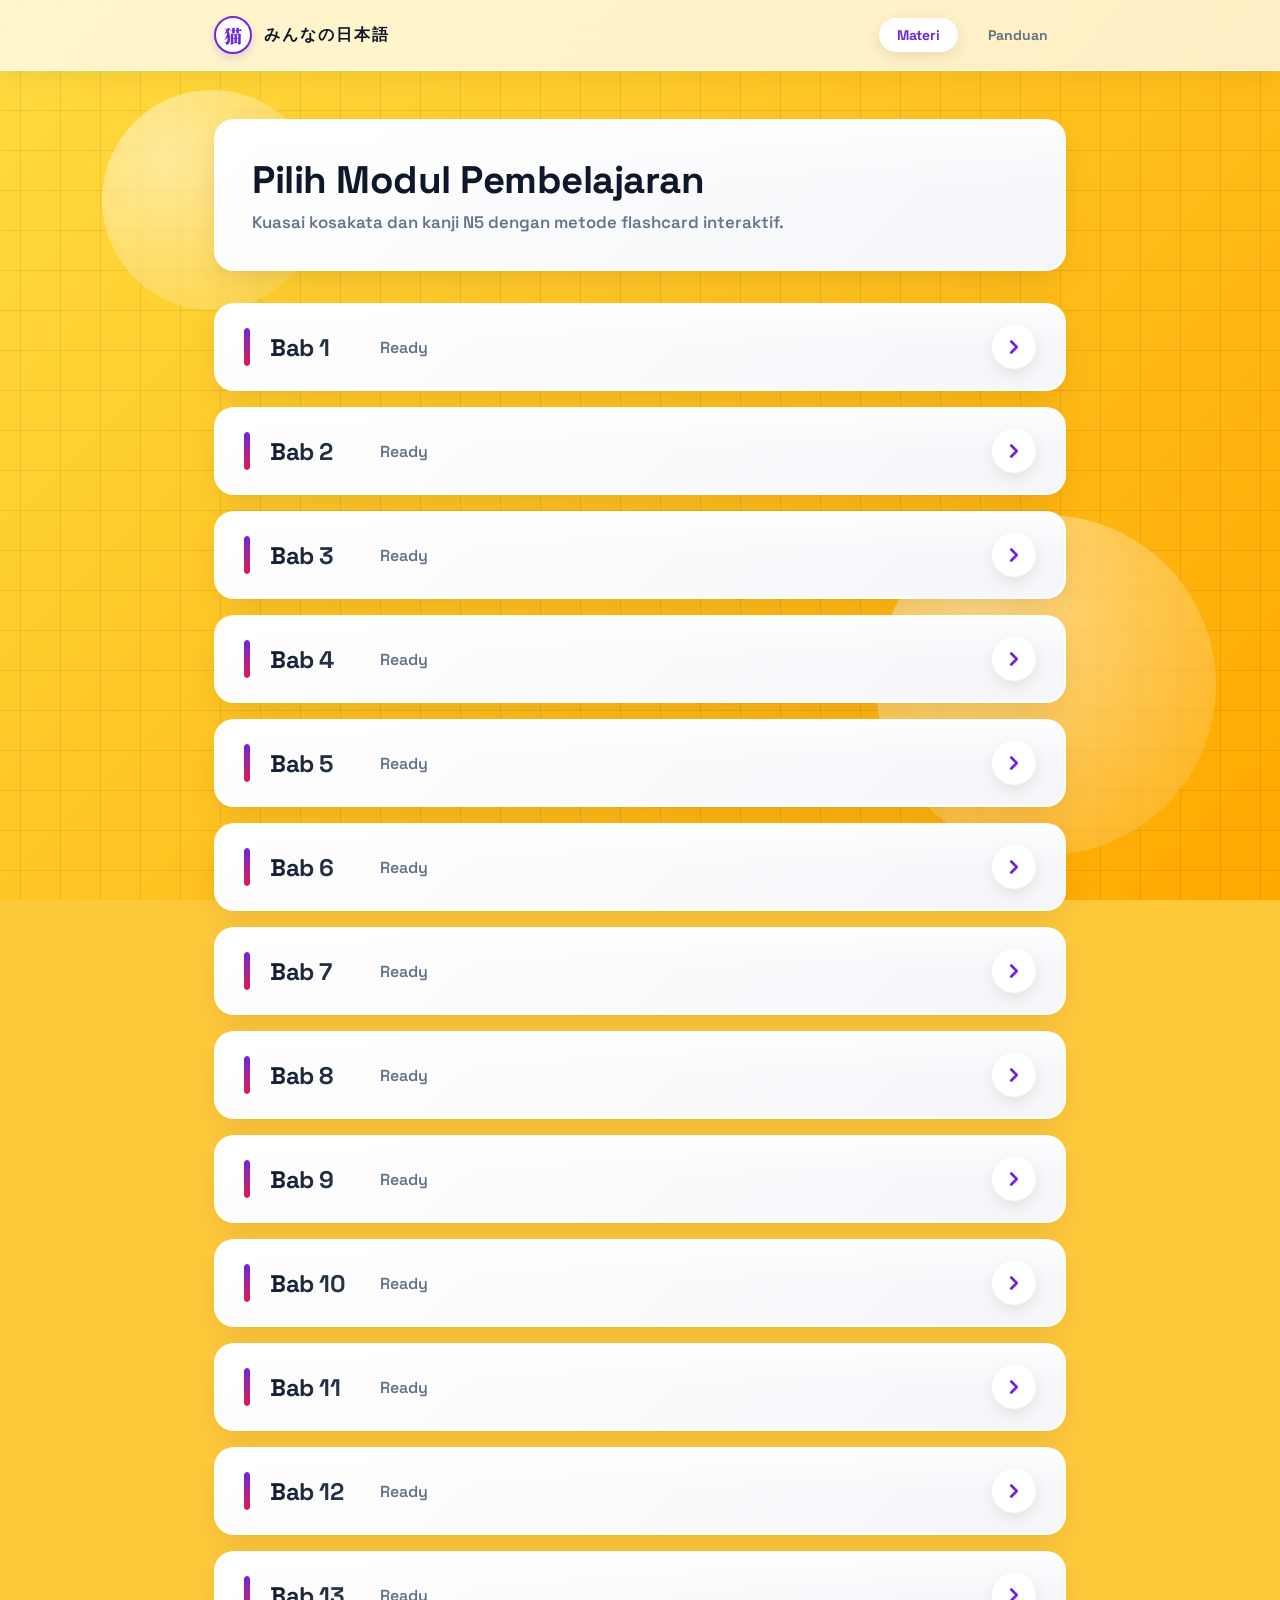
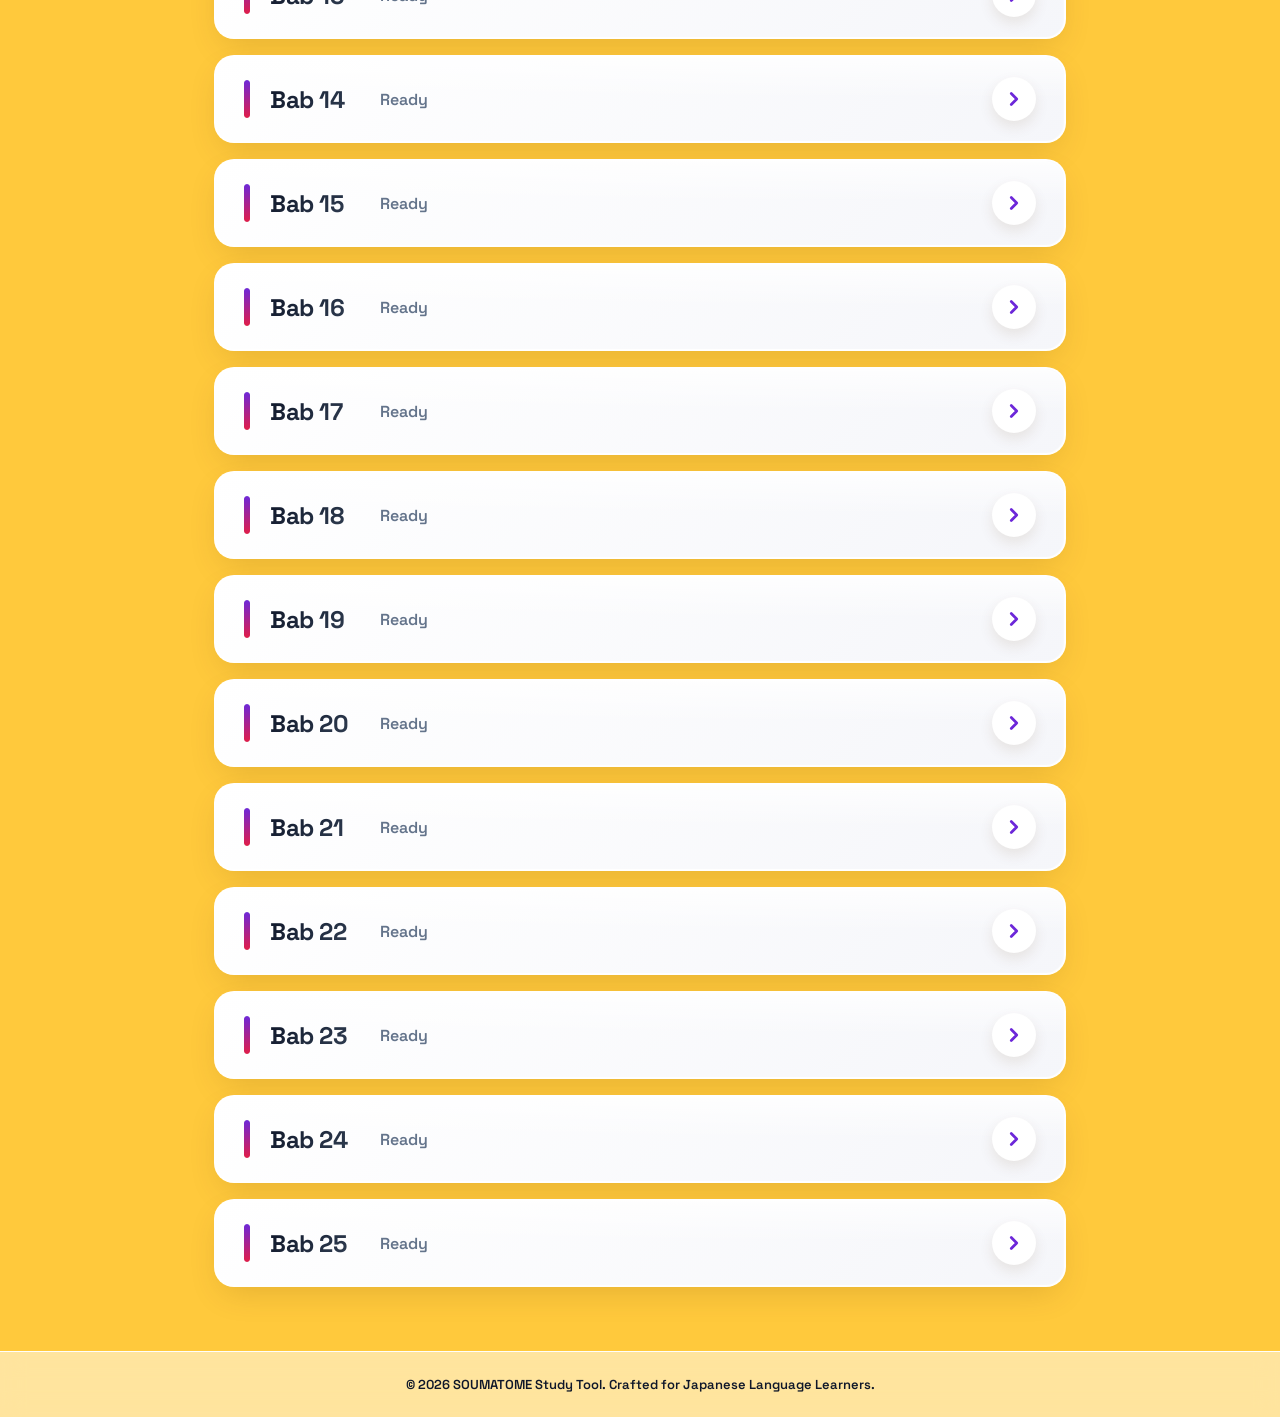
<file: index.html>
<!DOCTYPE html>
<html lang="id">
<head>
  <meta charset="UTF-8">
  <meta name="viewport" content="width=device-width, initial-scale=1.0">
  <title>SOUMATOME — Modul Pembelajaran Kanji</title>
  <link rel="preconnect" href="https://fonts.googleapis.com">
  <link rel="preconnect" href="https://fonts.gstatic.com" crossorigin>
  <link href="https://fonts.googleapis.com/css2?family=Noto+Serif+JP:wght@700;900&family=Space+Grotesk:wght@500;600;700;800&display=swap" rel="stylesheet">
  <link rel="stylesheet" href="style.css">
</head>
<body>

  <div class="app-shell">

    <!-- HEADBAR MINIMALIS -->
    <header class="main-headbar">
      <div class="headbar-container">
        <a href="index.html" class="brand">
          <span class="brand-mark">猫</span>
          <span class="brand-word">みんなの日本語</span>
        </a>
        <nav class="main-nav">
          <a href="index.html" class="nav-link active">Materi</a>
          <a href="#" class="nav-link">Panduan</a>
        </nav>
      </div>
    </header>

    <!-- KONTEN UTAMA: HERO & GRID BAB -->
    <main class="main-content">
      <section class="hero-section">
        <h1 class="hero-title">Pilih Modul Pembelajaran</h1>
        <p class="hero-subtitle">Kuasai kosakata dan kanji N5 dengan metode flashcard interaktif.</p>
      </section>

      <!-- Grid Kartu Bab (Bab 1-25 Ready) -->
      <section class="chapter-grid" id="chapterGrid">

        <!-- Bab 1 -->
        <a href="Bab1/index.html" class="chapter-card active">
          <div class="card-left-content">
            <div class="card-mini-bar">
              <div class="card-mini-bar-fill"></div>
            </div>
            <h2 class="card-title">Bab 1</h2>
            <p class="card-desc">Ready</p>
          </div>
          <div class="glass-action-btn">
            <svg viewBox="0 0 24 24" width="22" height="22">
              <path d="M9 6l6 6-6 6" fill="none" stroke="currentColor" stroke-width="3" stroke-linecap="round" stroke-linejoin="round"/>
            </svg>
          </div>
        </a>

        <!-- Bab 2 -->
        <a href="Bab2/index.html" class="chapter-card active">
          <div class="card-left-content">
            <div class="card-mini-bar">
              <div class="card-mini-bar-fill"></div>
            </div>
            <h2 class="card-title">Bab 2</h2>
            <p class="card-desc">Ready</p>
          </div>
          <div class="glass-action-btn">
            <svg viewBox="0 0 24 24" width="22" height="22">
              <path d="M9 6l6 6-6 6" fill="none" stroke="currentColor" stroke-width="3" stroke-linecap="round" stroke-linejoin="round"/>
            </svg>
          </div>
        </a>

        <!-- Bab 3 -->
        <a href="Bab3/index.html" class="chapter-card active">
          <div class="card-left-content">
            <div class="card-mini-bar">
              <div class="card-mini-bar-fill"></div>
            </div>
            <h2 class="card-title">Bab 3</h2>
            <p class="card-desc">Ready</p>
          </div>
          <div class="glass-action-btn">
            <svg viewBox="0 0 24 24" width="22" height="22">
              <path d="M9 6l6 6-6 6" fill="none" stroke="currentColor" stroke-width="3" stroke-linecap="round" stroke-linejoin="round"/>
            </svg>
          </div>
        </a>

        <!-- Bab 4 -->
        <a href="Bab4/index.html" class="chapter-card active">
          <div class="card-left-content">
            <div class="card-mini-bar">
              <div class="card-mini-bar-fill"></div>
            </div>
            <h2 class="card-title">Bab 4</h2>
            <p class="card-desc">Ready</p>
          </div>
          <div class="glass-action-btn">
            <svg viewBox="0 0 24 24" width="22" height="22">
              <path d="M9 6l6 6-6 6" fill="none" stroke="currentColor" stroke-width="3" stroke-linecap="round" stroke-linejoin="round"/>
            </svg>
          </div>
        </a>

        <!-- Bab 5 -->
        <a href="Bab5/index.html" class="chapter-card active">
          <div class="card-left-content">
            <div class="card-mini-bar">
              <div class="card-mini-bar-fill"></div>
            </div>
            <h2 class="card-title">Bab 5</h2>
            <p class="card-desc">Ready</p>
          </div>
          <div class="glass-action-btn">
            <svg viewBox="0 0 24 24" width="22" height="22">
              <path d="M9 6l6 6-6 6" fill="none" stroke="currentColor" stroke-width="3" stroke-linecap="round" stroke-linejoin="round"/>
            </svg>
          </div>
        </a>

        <!-- Bab 6 -->
        <a href="Bab6/index.html" class="chapter-card active">
          <div class="card-left-content">
            <div class="card-mini-bar">
              <div class="card-mini-bar-fill"></div>
            </div>
            <h2 class="card-title">Bab 6</h2>
            <p class="card-desc">Ready</p>
          </div>
          <div class="glass-action-btn">
            <svg viewBox="0 0 24 24" width="22" height="22">
              <path d="M9 6l6 6-6 6" fill="none" stroke="currentColor" stroke-width="3" stroke-linecap="round" stroke-linejoin="round"/>
            </svg>
          </div>
        </a>

        <!-- Bab 7 -->
        <a href="Bab7/index.html" class="chapter-card active">
          <div class="card-left-content">
            <div class="card-mini-bar">
              <div class="card-mini-bar-fill"></div>
            </div>
            <h2 class="card-title">Bab 7</h2>
            <p class="card-desc">Ready</p>
          </div>
          <div class="glass-action-btn">
            <svg viewBox="0 0 24 24" width="22" height="22">
              <path d="M9 6l6 6-6 6" fill="none" stroke="currentColor" stroke-width="3" stroke-linecap="round" stroke-linejoin="round"/>
            </svg>
          </div>
        </a>

        <!-- Bab 8 -->
        <a href="Bab8/index.html" class="chapter-card active">
          <div class="card-left-content">
            <div class="card-mini-bar">
              <div class="card-mini-bar-fill"></div>
            </div>
            <h2 class="card-title">Bab 8</h2>
            <p class="card-desc">Ready</p>
          </div>
          <div class="glass-action-btn">
            <svg viewBox="0 0 24 24" width="22" height="22">
              <path d="M9 6l6 6-6 6" fill="none" stroke="currentColor" stroke-width="3" stroke-linecap="round" stroke-linejoin="round"/>
            </svg>
          </div>
        </a>

        <!-- Bab 9 -->
        <a href="Bab9/index.html" class="chapter-card active">
          <div class="card-left-content">
            <div class="card-mini-bar">
              <div class="card-mini-bar-fill"></div>
            </div>
            <h2 class="card-title">Bab 9</h2>
            <p class="card-desc">Ready</p>
          </div>
          <div class="glass-action-btn">
            <svg viewBox="0 0 24 24" width="22" height="22">
              <path d="M9 6l6 6-6 6" fill="none" stroke="currentColor" stroke-width="3" stroke-linecap="round" stroke-linejoin="round"/>
            </svg>
          </div>
        </a>

        <!-- Bab 10 -->
        <a href="Bab10/index.html" class="chapter-card active">
          <div class="card-left-content">
            <div class="card-mini-bar">
              <div class="card-mini-bar-fill"></div>
            </div>
            <h2 class="card-title">Bab 10</h2>
            <p class="card-desc">Ready</p>
          </div>
          <div class="glass-action-btn">
            <svg viewBox="0 0 24 24" width="22" height="22">
              <path d="M9 6l6 6-6 6" fill="none" stroke="currentColor" stroke-width="3" stroke-linecap="round" stroke-linejoin="round"/>
            </svg>
          </div>
        </a>

        <!-- Bab 11 -->
        <a href="Bab11/index.html" class="chapter-card active">
          <div class="card-left-content">
            <div class="card-mini-bar">
              <div class="card-mini-bar-fill"></div>
            </div>
            <h2 class="card-title">Bab 11</h2>
            <p class="card-desc">Ready</p>
          </div>
          <div class="glass-action-btn">
            <svg viewBox="0 0 24 24" width="22" height="22">
              <path d="M9 6l6 6-6 6" fill="none" stroke="currentColor" stroke-width="3" stroke-linecap="round" stroke-linejoin="round"/>
            </svg>
          </div>
        </a>

        <!-- Bab 12 -->
        <a href="Bab12/index.html" class="chapter-card active">
          <div class="card-left-content">
            <div class="card-mini-bar">
              <div class="card-mini-bar-fill"></div>
            </div>
            <h2 class="card-title">Bab 12</h2>
            <p class="card-desc">Ready</p>
          </div>
          <div class="glass-action-btn">
            <svg viewBox="0 0 24 24" width="22" height="22">
              <path d="M9 6l6 6-6 6" fill="none" stroke="currentColor" stroke-width="3" stroke-linecap="round" stroke-linejoin="round"/>
            </svg>
          </div>
        </a>

        <!-- Bab 13 -->
        <a href="Bab13/index.html" class="chapter-card active">
          <div class="card-left-content">
            <div class="card-mini-bar">
              <div class="card-mini-bar-fill"></div>
            </div>
            <h2 class="card-title">Bab 13</h2>
            <p class="card-desc">Ready</p>
          </div>
          <div class="glass-action-btn">
            <svg viewBox="0 0 24 24" width="22" height="22">
              <path d="M9 6l6 6-6 6" fill="none" stroke="currentColor" stroke-width="3" stroke-linecap="round" stroke-linejoin="round"/>
            </svg>
          </div>
        </a>

        <!-- Bab 14 -->
        <a href="Bab14/index.html" class="chapter-card active">
          <div class="card-left-content">
            <div class="card-mini-bar">
              <div class="card-mini-bar-fill"></div>
            </div>
            <h2 class="card-title">Bab 14</h2>
            <p class="card-desc">Ready</p>
          </div>
          <div class="glass-action-btn">
            <svg viewBox="0 0 24 24" width="22" height="22">
              <path d="M9 6l6 6-6 6" fill="none" stroke="currentColor" stroke-width="3" stroke-linecap="round" stroke-linejoin="round"/>
            </svg>
          </div>
        </a>

        <!-- Bab 15 -->
        <a href="Bab15/index.html" class="chapter-card active">
          <div class="card-left-content">
            <div class="card-mini-bar">
              <div class="card-mini-bar-fill"></div>
            </div>
            <h2 class="card-title">Bab 15</h2>
            <p class="card-desc">Ready</p>
          </div>
          <div class="glass-action-btn">
            <svg viewBox="0 0 24 24" width="22" height="22">
              <path d="M9 6l6 6-6 6" fill="none" stroke="currentColor" stroke-width="3" stroke-linecap="round" stroke-linejoin="round"/>
            </svg>
          </div>
        </a>

        <!-- Bab 16 -->
        <a href="Bab16/index.html" class="chapter-card active">
          <div class="card-left-content">
            <div class="card-mini-bar">
              <div class="card-mini-bar-fill"></div>
            </div>
            <h2 class="card-title">Bab 16</h2>
            <p class="card-desc">Ready</p>
          </div>
          <div class="glass-action-btn">
            <svg viewBox="0 0 24 24" width="22" height="22">
              <path d="M9 6l6 6-6 6" fill="none" stroke="currentColor" stroke-width="3" stroke-linecap="round" stroke-linejoin="round"/>
            </svg>
          </div>
        </a>

        <!-- Bab 17 -->
        <a href="Bab17/index.html" class="chapter-card active">
          <div class="card-left-content">
            <div class="card-mini-bar">
              <div class="card-mini-bar-fill"></div>
            </div>
            <h2 class="card-title">Bab 17</h2>
            <p class="card-desc">Ready</p>
          </div>
          <div class="glass-action-btn">
            <svg viewBox="0 0 24 24" width="22" height="22">
              <path d="M9 6l6 6-6 6" fill="none" stroke="currentColor" stroke-width="3" stroke-linecap="round" stroke-linejoin="round"/>
            </svg>
          </div>
        </a>

        <!-- Bab 18 -->
        <a href="Bab18/index.html" class="chapter-card active">
          <div class="card-left-content">
            <div class="card-mini-bar">
              <div class="card-mini-bar-fill"></div>
            </div>
            <h2 class="card-title">Bab 18</h2>
            <p class="card-desc">Ready</p>
          </div>
          <div class="glass-action-btn">
            <svg viewBox="0 0 24 24" width="22" height="22">
              <path d="M9 6l6 6-6 6" fill="none" stroke="currentColor" stroke-width="3" stroke-linecap="round" stroke-linejoin="round"/>
            </svg>
          </div>
        </a>

        <!-- Bab 19 -->
        <a href="Bab19/index.html" class="chapter-card active">
          <div class="card-left-content">
            <div class="card-mini-bar">
              <div class="card-mini-bar-fill"></div>
            </div>
            <h2 class="card-title">Bab 19</h2>
            <p class="card-desc">Ready</p>
          </div>
          <div class="glass-action-btn">
            <svg viewBox="0 0 24 24" width="22" height="22">
              <path d="M9 6l6 6-6 6" fill="none" stroke="currentColor" stroke-width="3" stroke-linecap="round" stroke-linejoin="round"/>
            </svg>
          </div>
        </a>

        <!-- Bab 20 -->
        <a href="Bab20/index.html" class="chapter-card active">
          <div class="card-left-content">
            <div class="card-mini-bar">
              <div class="card-mini-bar-fill"></div>
            </div>
            <h2 class="card-title">Bab 20</h2>
            <p class="card-desc">Ready</p>
          </div>
          <div class="glass-action-btn">
            <svg viewBox="0 0 24 24" width="22" height="22">
              <path d="M9 6l6 6-6 6" fill="none" stroke="currentColor" stroke-width="3" stroke-linecap="round" stroke-linejoin="round"/>
            </svg>
          </div>
        </a>

        <!-- Bab 21 -->
        <a href="Bab21/index.html" class="chapter-card active">
          <div class="card-left-content">
            <div class="card-mini-bar">
              <div class="card-mini-bar-fill"></div>
            </div>
            <h2 class="card-title">Bab 21</h2>
            <p class="card-desc">Ready</p>
          </div>
          <div class="glass-action-btn">
            <svg viewBox="0 0 24 24" width="22" height="22">
              <path d="M9 6l6 6-6 6" fill="none" stroke="currentColor" stroke-width="3" stroke-linecap="round" stroke-linejoin="round"/>
            </svg>
          </div>
        </a>

        <!-- Bab 22 -->
        <a href="Bab22/index.html" class="chapter-card active">
          <div class="card-left-content">
            <div class="card-mini-bar">
              <div class="card-mini-bar-fill"></div>
            </div>
            <h2 class="card-title">Bab 22</h2>
            <p class="card-desc">Ready</p>
          </div>
          <div class="glass-action-btn">
            <svg viewBox="0 0 24 24" width="22" height="22">
              <path d="M9 6l6 6-6 6" fill="none" stroke="currentColor" stroke-width="3" stroke-linecap="round" stroke-linejoin="round"/>
            </svg>
          </div>
        </a>

        <!-- Bab 23 -->
        <a href="Bab23/index.html" class="chapter-card active">
          <div class="card-left-content">
            <div class="card-mini-bar">
              <div class="card-mini-bar-fill"></div>
            </div>
            <h2 class="card-title">Bab 23</h2>
            <p class="card-desc">Ready</p>
          </div>
          <div class="glass-action-btn">
            <svg viewBox="0 0 24 24" width="22" height="22">
              <path d="M9 6l6 6-6 6" fill="none" stroke="currentColor" stroke-width="3" stroke-linecap="round" stroke-linejoin="round"/>
            </svg>
          </div>
        </a>

        <!-- Bab 24 -->
        <a href="Bab24/index.html" class="chapter-card active">
          <div class="card-left-content">
            <div class="card-mini-bar">
              <div class="card-mini-bar-fill"></div>
            </div>
            <h2 class="card-title">Bab 24</h2>
            <p class="card-desc">Ready</p>
          </div>
          <div class="glass-action-btn">
            <svg viewBox="0 0 24 24" width="22" height="22">
              <path d="M9 6l6 6-6 6" fill="none" stroke="currentColor" stroke-width="3" stroke-linecap="round" stroke-linejoin="round"/>
            </svg>
          </div>
        </a>

        <!-- Bab 25 -->
        <a href="Bab25/index.html" class="chapter-card active">
          <div class="card-left-content">
            <div class="card-mini-bar">
              <div class="card-mini-bar-fill"></div>
            </div>
            <h2 class="card-title">Bab 25</h2>
            <p class="card-desc">Ready</p>
          </div>
          <div class="glass-action-btn">
            <svg viewBox="0 0 24 24" width="22" height="22">
              <path d="M9 6l6 6-6 6" fill="none" stroke="currentColor" stroke-width="3" stroke-linecap="round" stroke-linejoin="round"/>
            </svg>
          </div>
        </a>

      </section>
    </main>

    <!-- FOOTER SIMPLE -->
    <footer class="main-footer">
      <div class="footer-container">
        <p>&copy; 2026 SOUMATOME Study Tool. Crafted for Japanese Language Learners.</p>
      </div>
    </footer>

  </div>

  <script src="script.js"></script>
</body>
</html>
</file>
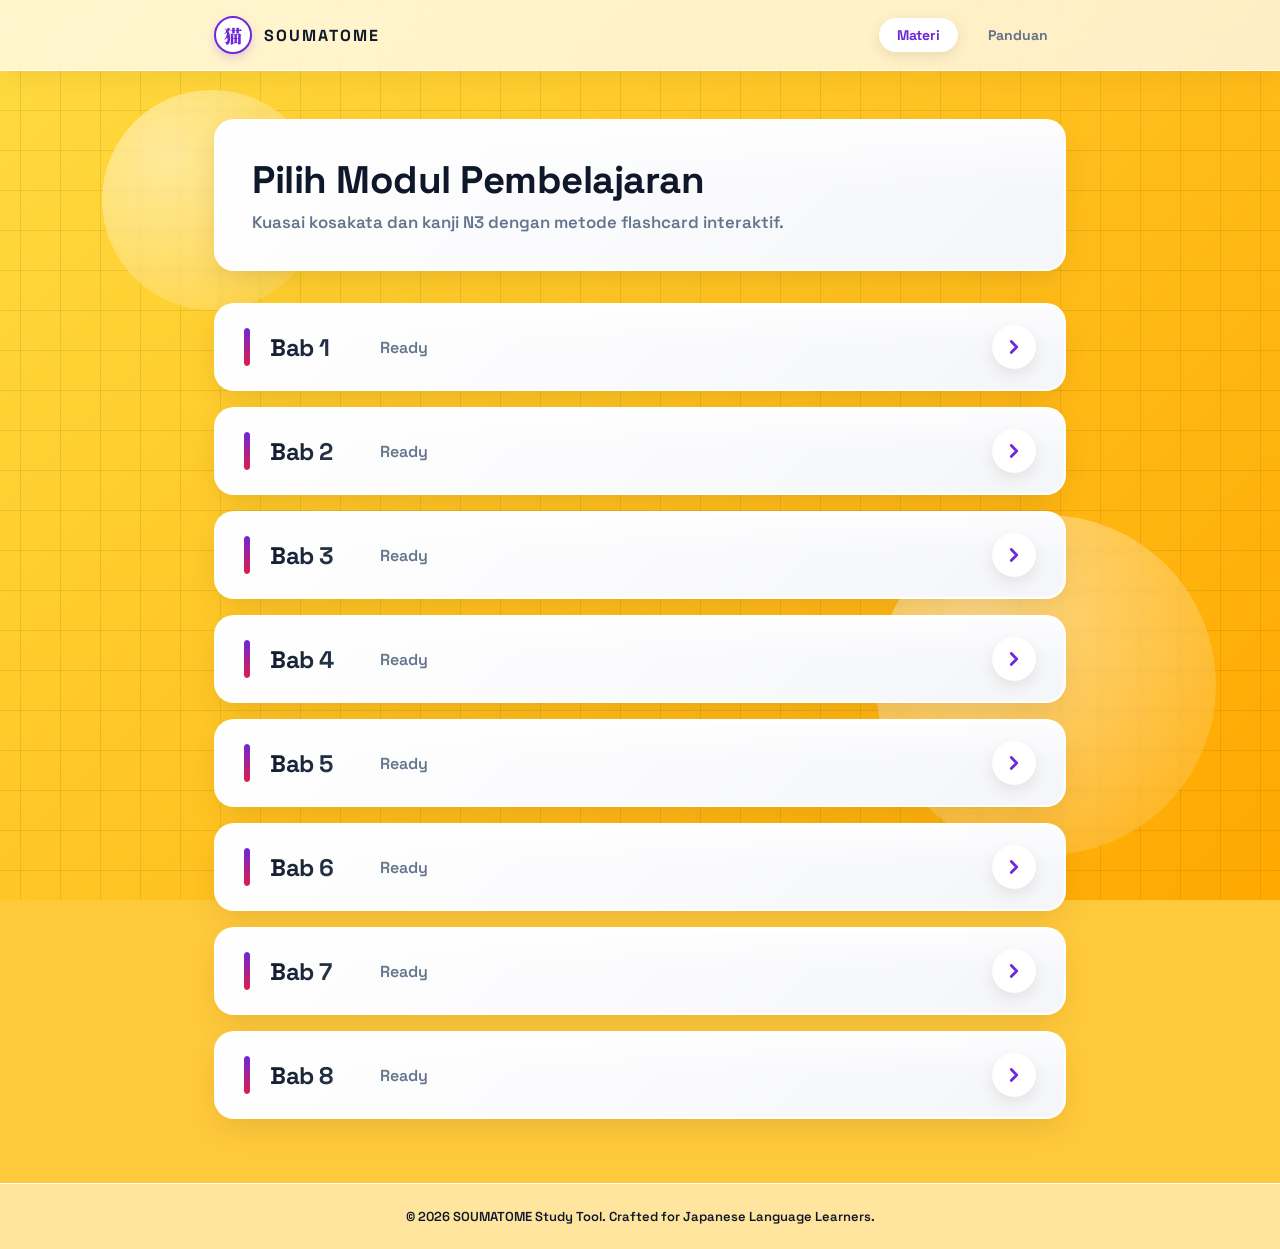
<file: A/index.html>
<!DOCTYPE html>
<html lang="id">
<head>
  <meta charset="UTF-8">
  <meta name="viewport" content="width=device-width, initial-scale=1.0">
  <title>SOUMATOME — Modul Pembelajaran Kanji</title>
  <link rel="preconnect" href="https://fonts.googleapis.com">
  <link rel="preconnect" href="https://fonts.gstatic.com" crossorigin>
  <link href="https://fonts.googleapis.com/css2?family=Noto+Serif+JP:wght@700;900&family=Space+Grotesk:wght@500;600;700;800&display=swap" rel="stylesheet">
  <link rel="stylesheet" href="style.css">
</head>
<body>

  <div class="app-shell">

    <!-- HEADBAR MINIMALIS -->
    <header class="main-headbar">
      <div class="headbar-container">
        <a href="index.html" class="brand">
          <span class="brand-mark">猫</span>
          <span class="brand-word">SOUMATOME</span>
        </a>
        <nav class="main-nav">
          <a href="index.html" class="nav-link active">Materi</a>
          <a href="#" class="nav-link">Panduan</a>
        </nav>
      </div>
    </header>

    <!-- KONTEN UTAMA: HERO & GRID BAB -->
    <main class="main-content">
      <section class="hero-section">
        <h1 class="hero-title">Pilih Modul Pembelajaran</h1>
        <p class="hero-subtitle">Kuasai kosakata dan kanji N3 dengan metode flashcard interaktif.</p>
      </section>

      <!-- Grid Kartu Bab (Bab 1-8 Ready) -->
      <section class="chapter-grid" id="chapterGrid">

        <!-- Bab 1 -->
        <a href="../Bab1/index.html" class="chapter-card active">
          <div class="card-left-content">
            <div class="card-mini-bar">
              <div class="card-mini-bar-fill"></div>
            </div>
            <h2 class="card-title">Bab 1</h2>
            <p class="card-desc">Ready</p>
          </div>
          <div class="glass-action-btn">
            <svg viewBox="0 0 24 24" width="22" height="22">
              <path d="M9 6l6 6-6 6" fill="none" stroke="currentColor" stroke-width="3" stroke-linecap="round" stroke-linejoin="round"/>
            </svg>
          </div>
        </a>

        <!-- Bab 2 -->
        <a href="../Bab2/index.html" class="chapter-card active">
          <div class="card-left-content">
            <div class="card-mini-bar">
              <div class="card-mini-bar-fill"></div>
            </div>
            <h2 class="card-title">Bab 2</h2>
            <p class="card-desc">Ready</p>
          </div>
          <div class="glass-action-btn">
            <svg viewBox="0 0 24 24" width="22" height="22">
              <path d="M9 6l6 6-6 6" fill="none" stroke="currentColor" stroke-width="3" stroke-linecap="round" stroke-linejoin="round"/>
            </svg>
          </div>
        </a>

        <!-- Bab 3 -->
        <a href="../Bab3/index.html" class="chapter-card active">
          <div class="card-left-content">
            <div class="card-mini-bar">
              <div class="card-mini-bar-fill"></div>
            </div>
            <h2 class="card-title">Bab 3</h2>
            <p class="card-desc">Ready</p>
          </div>
          <div class="glass-action-btn">
            <svg viewBox="0 0 24 24" width="22" height="22">
              <path d="M9 6l6 6-6 6" fill="none" stroke="currentColor" stroke-width="3" stroke-linecap="round" stroke-linejoin="round"/>
            </svg>
          </div>
        </a>

        <!-- Bab 4 -->
        <a href="../Bab4/index.html" class="chapter-card active">
          <div class="card-left-content">
            <div class="card-mini-bar">
              <div class="card-mini-bar-fill"></div>
            </div>
            <h2 class="card-title">Bab 4</h2>
            <p class="card-desc">Ready</p>
          </div>
          <div class="glass-action-btn">
            <svg viewBox="0 0 24 24" width="22" height="22">
              <path d="M9 6l6 6-6 6" fill="none" stroke="currentColor" stroke-width="3" stroke-linecap="round" stroke-linejoin="round"/>
            </svg>
          </div>
        </a>

        <!-- Bab 5 -->
        <a href="../Bab5/index.html" class="chapter-card active">
          <div class="card-left-content">
            <div class="card-mini-bar">
              <div class="card-mini-bar-fill"></div>
            </div>
            <h2 class="card-title">Bab 5</h2>
            <p class="card-desc">Ready</p>
          </div>
          <div class="glass-action-btn">
            <svg viewBox="0 0 24 24" width="22" height="22">
              <path d="M9 6l6 6-6 6" fill="none" stroke="currentColor" stroke-width="3" stroke-linecap="round" stroke-linejoin="round"/>
            </svg>
          </div>
        </a>

        <!-- Bab 6 -->
        <a href="../Bab6/index.html" class="chapter-card active">
          <div class="card-left-content">
            <div class="card-mini-bar">
              <div class="card-mini-bar-fill"></div>
            </div>
            <h2 class="card-title">Bab 6</h2>
            <p class="card-desc">Ready</p>
          </div>
          <div class="glass-action-btn">
            <svg viewBox="0 0 24 24" width="22" height="22">
              <path d="M9 6l6 6-6 6" fill="none" stroke="currentColor" stroke-width="3" stroke-linecap="round" stroke-linejoin="round"/>
            </svg>
          </div>
        </a>

        <!-- Bab 7 -->
        <a href="../Bab7/index.html" class="chapter-card active">
          <div class="card-left-content">
            <div class="card-mini-bar">
              <div class="card-mini-bar-fill"></div>
            </div>
            <h2 class="card-title">Bab 7</h2>
            <p class="card-desc">Ready</p>
          </div>
          <div class="glass-action-btn">
            <svg viewBox="0 0 24 24" width="22" height="22">
              <path d="M9 6l6 6-6 6" fill="none" stroke="currentColor" stroke-width="3" stroke-linecap="round" stroke-linejoin="round"/>
            </svg>
          </div>
        </a>

        <!-- Bab 8 -->
        <a href="../Bab8/index.html" class="chapter-card active">
          <div class="card-left-content">
            <div class="card-mini-bar">
              <div class="card-mini-bar-fill"></div>
            </div>
            <h2 class="card-title">Bab 8</h2>
            <p class="card-desc">Ready</p>
          </div>
          <div class="glass-action-btn">
            <svg viewBox="0 0 24 24" width="22" height="22">
              <path d="M9 6l6 6-6 6" fill="none" stroke="currentColor" stroke-width="3" stroke-linecap="round" stroke-linejoin="round"/>
            </svg>
          </div>
        </a>

      </section>
    </main>

    <!-- FOOTER SIMPLE -->
    <footer class="main-footer">
      <div class="footer-container">
        <p>&copy; 2026 SOUMATOME Study Tool. Crafted for Japanese Language Learners.</p>
      </div>
    </footer>

  </div>

  <script src="script.js"></script>
</body>
</html>
</file>
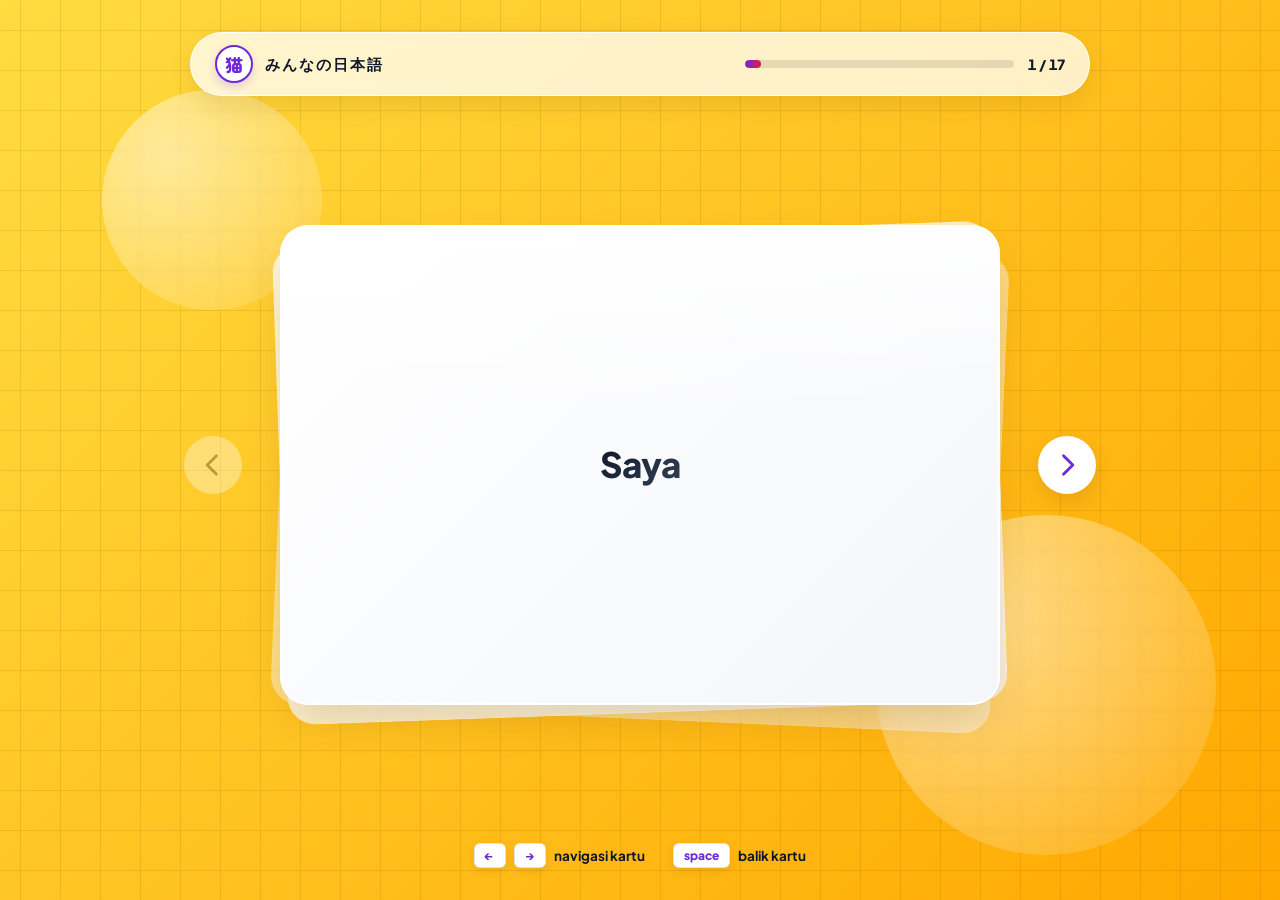
<file: Bab1/index.html>
<!DOCTYPE html>
<html lang="id">
<head>
  <meta charset="UTF-8">
  <meta name="viewport" content="width=device-width, initial-scale=1.0">
  <title>SOUMATOME — Flashcard Kanji</title>
  <link rel="preconnect" href="https://fonts.googleapis.com">
  <link rel="preconnect" href="https://fonts.gstatic.com" crossorigin>
  <link href="https://fonts.googleapis.com/css2?family=Plus+Jakarta+Sans:wght@500;600;700;800&family=Zen+Maru+Gothic:wght@700;900&display=swap" rel="stylesheet">
  <link rel="stylesheet" href="style.css">
</head>
<body>

<div class="app">

  <header class="topbar">
    <div class="brand">
      <span class="brand-mark">猫</span>
      <span class="brand-word">みんなの日本語</span>
    </div>
    <div class="progress">
      <div class="progress-track">
        <div class="progress-fill" id="progressFill"></div>
      </div>
      <div class="progress-count" id="progressCount">1 / 40</div>
    </div>
  </header>

  <main class="stage">

    <button class="nav-btn nav-prev" id="prevBtn" aria-label="Kartu sebelumnya">
      <svg viewBox="0 0 24 24" width="20" height="20"><path d="M15 4l-8 8 8 8" fill="none" stroke="currentColor" stroke-width="2.4" stroke-linecap="round" stroke-linejoin="round"/></svg>
    </button>

    <div class="card-stage" id="cardStage">
      <div class="card-deck">
        <div class="deck-peek deck-peek-2"></div>
        <div class="deck-peek deck-peek-1"></div>

        <div class="flashcard" id="flashcard" tabindex="0" role="button" aria-label="Balik kartu">
          <div class="face face-front">
            <span class="face-tag">Bahasa Indonesia</span>
            <p class="arti-text" id="artiFront"></p>
          </div>

          <div class="face face-back">
            <span class="face-tag face-tag-dark">日本語</span>
            <p class="kanji-text" id="kanjiBack"></p>
            <p class="furigana-text" id="furiganaBack"></p>
            <div class="seal"></div>
            <p class="arti-repeat" id="artiBack"></p>
          </div>
        </div>
      </div>
    </div>

    <button class="nav-btn nav-next" id="nextBtn" aria-label="Kartu berikutnya">
      <svg viewBox="0 0 24 24" width="20" height="20"><path d="M9 4l8 8-8 8" fill="none" stroke="currentColor" stroke-width="2.4" stroke-linecap="round" stroke-linejoin="round"/></svg>
    </button>

  </main>

  <footer class="keys">
    <div class="key-chip"><kbd>←</kbd><kbd>→</kbd><span>navigasi kartu</span></div>
    <div class="key-chip"><kbd>space</kbd><span>balik kartu</span></div>
  </footer>

</div>

<script src="script.js"></script>
</body>
</html>
</file>
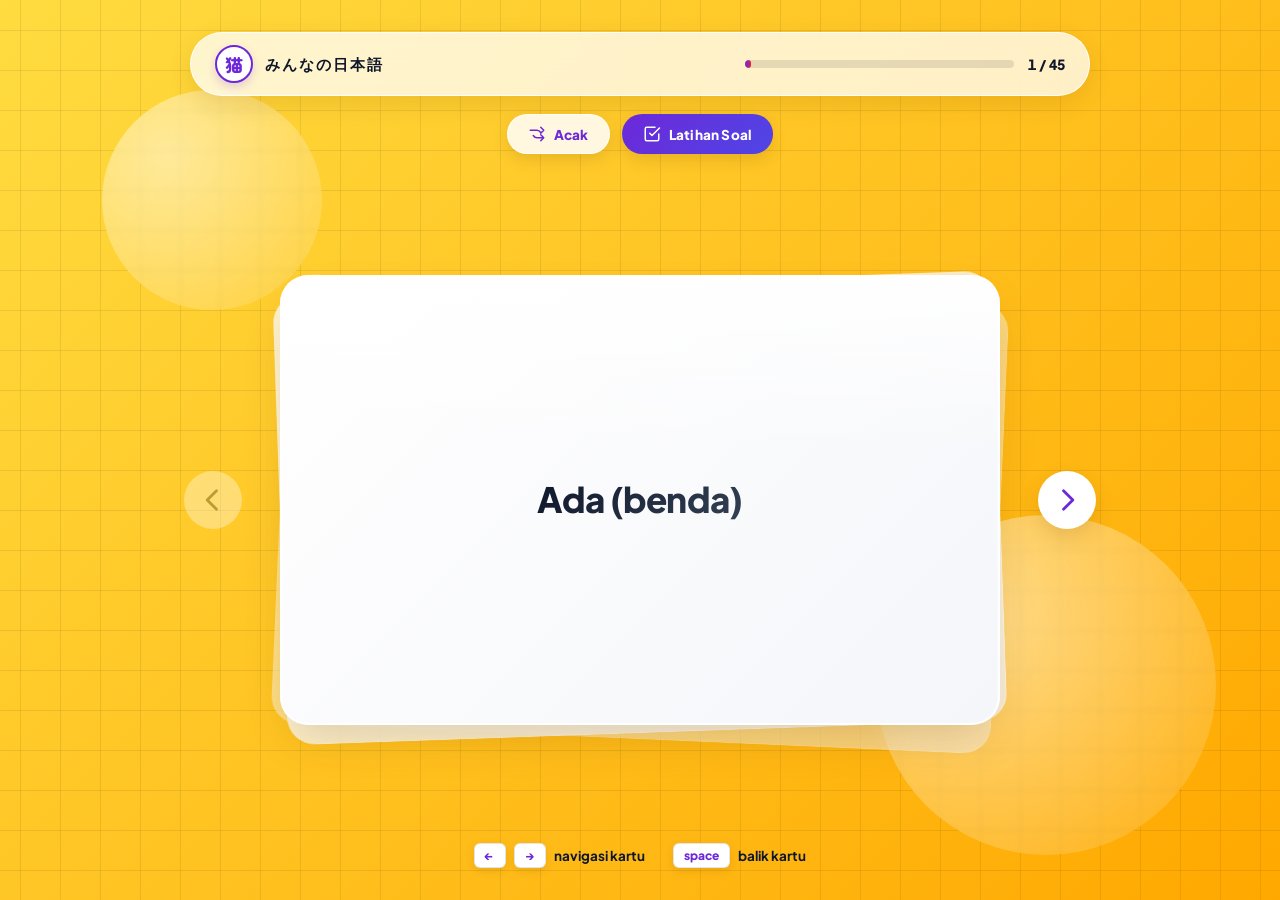
<file: Bab10/index.html>
<!DOCTYPE html>
<html lang="id">
<head>
  <meta charset="UTF-8">
  <meta name="viewport" content="width=device-width, initial-scale=1.0">
  <title>SOUMATOME — Flashcard Kanji</title>
  <link rel="preconnect" href="https://fonts.googleapis.com">
  <link rel="preconnect" href="https://fonts.gstatic.com" crossorigin>
  <link href="https://fonts.googleapis.com/css2?family=Plus+Jakarta+Sans:wght@500;600;700;800&family=Zen+Maru+Gothic:wght@700;900&display=swap" rel="stylesheet">
  <link rel="stylesheet" href="style.css">
</head>
<body>

<div class="app">

  <header class="topbar">
    <div class="brand">
      <span class="brand-mark">猫</span>
      <span class="brand-word">みんなの日本語</span>
    </div>
    <div class="progress" id="flashcardProgress">
      <div class="progress-track">
        <div class="progress-fill" id="progressFill"></div>
      </div>
      <div class="progress-count" id="progressCount">1 / 40</div>
    </div>
  </header>

  <!-- ── TOOLBAR AKSI: Acak & Latihan Soal ──
       Belum ada JavaScript pada tahap ini. Tombol disiapkan dengan id,
       data-action, dan atribut aria supaya siap dihubungkan ke JS berikutnya. -->
  <nav class="toolbar" aria-label="Aksi flashcard">
    <button
      type="button"
      id="shuffleBtn"
      class="toolbar-btn btn-shuffle"
      data-action="shuffle"
      aria-label="Acak urutan kartu kosakata"
    >
      <svg class="toolbar-btn-icon" viewBox="0 0 24 24" width="18" height="18" aria-hidden="true">
        <path d="M17 3l4 4-4 4M3 7h9c2.5 0 4 1.5 5 3M17 21l4-4-4-4M21 17h-9c-2.5 0-4-1.5-5-3"
              fill="none" stroke="currentColor" stroke-width="2" stroke-linecap="round" stroke-linejoin="round"/>
      </svg>
      <span class="toolbar-btn-label">Acak</span>
    </button>

    <button
      type="button"
      id="practiceBtn"
      class="toolbar-btn btn-practice"
      data-action="open-practice"
      aria-haspopup="true"
      aria-expanded="false"
      aria-controls="practiceView"
    >
      <svg class="toolbar-btn-icon" viewBox="0 0 24 24" width="18" height="18" aria-hidden="true">
        <path d="M9 11l3 3L22 4M21 12v7a2 2 0 0 1-2 2H5a2 2 0 0 1-2-2V5a2 2 0 0 1 2-2h11"
              fill="none" stroke="currentColor" stroke-width="2" stroke-linecap="round" stroke-linejoin="round"/>
      </svg>
      <span class="toolbar-btn-label">Latihan Soal</span>
    </button>
  </nav>

  <!-- ── VIEW: FLASHCARD ──
       Section utama yang sudah ada sebelumnya, dibungkus supaya bisa
       ditampilkan/disembunyikan saat berpindah ke mode Latihan Soal. -->
  <section
    id="flashcardView"
    class="view view-flashcard is-active"
    aria-hidden="false"
  >
    <main class="stage">

      <button class="nav-btn nav-prev" id="prevBtn" aria-label="Kartu sebelumnya">
        <svg viewBox="0 0 24 24" width="20" height="20"><path d="M15 4l-8 8 8 8" fill="none" stroke="currentColor" stroke-width="2.4" stroke-linecap="round" stroke-linejoin="round"/></svg>
      </button>

      <div class="card-stage" id="cardStage">
        <div class="card-deck">
          <div class="deck-peek deck-peek-2"></div>
          <div class="deck-peek deck-peek-1"></div>

          <div class="flashcard" id="flashcard" tabindex="0" role="button" aria-label="Balik kartu">
            <div class="face face-front">
              <span class="face-tag">Bahasa Indonesia</span>
              <p class="arti-text" id="artiFront"></p>
            </div>

            <div class="face face-back">
              <span class="face-tag face-tag-dark">日本語</span>
              <p class="kanji-text" id="kanjiBack"></p>
              <p class="furigana-text" id="furiganaBack"></p>
              <div class="seal"></div>
              <p class="arti-repeat" id="artiBack"></p>
            </div>
          </div>
        </div>
      </div>

      <button class="nav-btn nav-next" id="nextBtn" aria-label="Kartu berikutnya">
        <svg viewBox="0 0 24 24" width="20" height="20"><path d="M9 4l8 8-8 8" fill="none" stroke="currentColor" stroke-width="2.4" stroke-linecap="round" stroke-linejoin="round"/></svg>
      </button>

    </main>

    <footer class="keys">
      <div class="key-chip"><kbd>←</kbd><kbd>→</kbd><span>navigasi kartu</span></div>
      <div class="key-chip"><kbd>space</kbd><span>balik kartu</span></div>
    </footer>
  </section>

  <!-- ── VIEW: LATIHAN SOAL ──
       Section baru untuk fitur latihan soal. Disembunyikan secara default
       lewat atribut `hidden`; JS pada tahap berikutnya yang akan mengatur
       perpindahan antar view serta mengisi konten soal secara dinamis. -->
  <section
    id="practiceView"
    class="view view-practice"
    aria-hidden="true"
    aria-labelledby="practiceTitle"
    hidden
  >
    <header class="practice-head">
      <button
        type="button"
        id="practiceBackBtn"
        class="toolbar-btn btn-back"
        data-action="close-practice"
        aria-label="Kembali ke flashcard"
      >
        <svg viewBox="0 0 24 24" width="18" height="18" aria-hidden="true"><path d="M15 4l-8 8 8 8" fill="none" stroke="currentColor" stroke-width="2.4" stroke-linecap="round" stroke-linejoin="round"/></svg>
        <span class="toolbar-btn-label">Kembali</span>
      </button>

      <h2 id="practiceTitle" class="practice-title">Latihan Soal</h2>

      <div class="progress" id="practiceProgress">
        <div class="progress-track">
          <div class="progress-fill" id="practiceProgressFill"></div>
        </div>
        <div class="progress-count" id="practiceProgressCount">1 / 10</div>
      </div>
    </header>

    <main class="practice-body" id="practiceBody">

      <!-- ── PILIH JENIS LATIHAN ──
           Tampil pertama saat masuk ke Latihan Soal. Pengguna memilih
           antara Pilihan Ganda (fitur lama, tetap ada) atau Mengetik
           (fitur baru) sebelum sesi soal dimulai. -->
      <div class="practice-mode-select" id="practiceModeSelect">
        <p class="practice-mode-title" id="practiceModeTitle">Pilih jenis latihan</p>
        <div class="practice-mode-options">
          <button
            type="button"
            id="practiceModeMcBtn"
            class="toolbar-btn btn-mode"
            data-mode="mc"
          >
            <svg class="toolbar-btn-icon" viewBox="0 0 24 24" width="18" height="18" aria-hidden="true">
              <path d="M9 11l3 3L22 4M21 12v7a2 2 0 0 1-2 2H5a2 2 0 0 1-2-2V5a2 2 0 0 1 2-2h11"
                    fill="none" stroke="currentColor" stroke-width="2" stroke-linecap="round" stroke-linejoin="round"/>
            </svg>
            <span class="toolbar-btn-label">Pilihan Ganda</span>
          </button>

          <button
            type="button"
            id="practiceModeTypeBtn"
            class="toolbar-btn btn-mode"
            data-mode="typing"
          >
            <svg class="toolbar-btn-icon" viewBox="0 0 24 24" width="18" height="18" aria-hidden="true">
              <path d="M4 20h16M4 16h10M4 12h16M4 8h10"
                    fill="none" stroke="currentColor" stroke-width="2" stroke-linecap="round" stroke-linejoin="round"/>
            </svg>
            <span class="toolbar-btn-label">Mengetik</span>
          </button>
        </div>
      </div>

      <!-- ── AREA SOAL ──
           Membungkus elemen soal yang sudah ada (pertanyaan, pilihan ganda,
           feedback, aksi) supaya bisa ditampilkan/disembunyikan sebagai satu
           kelompok saat berpindah antara layar pilih-mode dan sesi soal.
           Tidak ada id/class lama yang dihapus di dalamnya. -->
      <div class="practice-quiz-area" id="practiceQuizArea" hidden>

        <!-- Kartu pertanyaan latihan soal -->
        <div class="practice-question" id="practiceQuestion">
          <p class="practice-question-label" id="practiceQuestionLabel">Apa arti dari kata berikut?</p>
          <p class="practice-question-text" id="practiceQuestionText">—</p>
        </div>

        <!-- Pilihan jawaban (mode Pilihan Ganda), diisi dinamis oleh JS -->
        <div class="practice-options" id="practiceOptions" role="list" aria-label="Pilihan jawaban">
          <button type="button" class="option-btn" data-option-index="0" role="listitem"></button>
          <button type="button" class="option-btn" data-option-index="1" role="listitem"></button>
          <button type="button" class="option-btn" data-option-index="2" role="listitem"></button>
          <button type="button" class="option-btn" data-option-index="3" role="listitem"></button>
        </div>

        <!-- ── JAWABAN MENGETIK (mode baru) ──
             Disembunyikan secara default; JS akan menampilkan salah satu
             antara ini dan #practiceOptions sesuai mode yang dipilih. -->
        <form class="practice-type-answer" id="practiceTypeAnswer" autocomplete="off" hidden>
          <label class="practice-type-label" for="practiceTypeInput">Ketik jawabanmu</label>
          <div class="practice-type-row">
            <input
              type="text"
              id="practiceTypeInput"
              name="practiceTypeInput"
              class="practice-type-input"
              placeholder="Tulis artinya di sini..."
              autocapitalize="off"
              autocorrect="off"
              spellcheck="false"
              aria-label="Ketik jawabanmu"
            >
            <button type="submit" id="practiceTypeSubmitBtn" class="toolbar-btn btn-submit-type">
              Periksa
            </button>
          </div>
        </form>

        <!-- Feedback benar/salah -->
        <p class="practice-feedback" id="practiceFeedback" role="status" aria-live="polite"></p>

        <div class="practice-actions">
          <button type="button" id="practiceSkipBtn" class="toolbar-btn btn-skip" data-action="skip-question">
            Lewati
          </button>
          <button type="button" id="practiceNextBtn" class="toolbar-btn btn-next" data-action="next-question" disabled>
            Soal Berikutnya
          </button>
        </div>
      </div>

      <!-- Ringkasan hasil di akhir sesi latihan, disembunyikan secara default -->
      <div class="practice-result" id="practiceResult" hidden>
        <h3 class="practice-result-title">Hasil Latihan</h3>
        <p class="practice-result-score" id="practiceScoreText">0 / 0 benar</p>
        <div class="practice-result-actions">
          <button type="button" id="practiceRetryBtn" class="toolbar-btn btn-retry" data-action="retry-practice">
            Ulangi Latihan
          </button>
          <button type="button" id="practiceExitBtn" class="toolbar-btn btn-exit" data-action="close-practice">
            Kembali ke Flashcard
          </button>
        </div>
      </div>

    </main>
  </section>

</div>

<script src="script.js"></script>
</body>
</html>
</file>
<file: style.css>
/* =========================================================
   SOUMATOME — Main Dashboard (Sunny Glass & List Row Theme)
   ========================================================= */

:root {
  --bg-gradient:          linear-gradient(135deg, #FFDC40 0%, #FFA800 100%);
  --grid-line:            rgba(0, 0, 0, 0.08);

  --glass-card-bg:        linear-gradient(135deg, #FFFFFF 0%, #F5F6FA 100%);
  --glass-border:         rgba(255, 255, 255, 0.95);
  --glass-shadow:         0 12px 32px -8px rgba(100, 60, 0, 0.18),
                          0 1px 3px rgba(255, 255, 255, 0.8) inset;

  --text-dark:            #0F172A;
  --text-muted:           #64748B;

  --accent-purple:        #6D28D9;
  --progress-bg:          rgba(0, 0, 0, 0.1);
  --vermillion:           #E11D48;

  --radius-glass:         20px;
  --ease-soft:            cubic-bezier(0.34, 1.25, 0.4, 1);
}

/* ── BASE RESET ── */
* {
  box-sizing: border-box;
  margin: 0;
  padding: 0;
}

html {
  height: 100%;
}

body {
  font-family: 'Space Grotesk', 'Plus Jakarta Sans', sans-serif;
  color: var(--text-dark);
  min-height: 100vh;
  position: relative;
  overflow-x: hidden;
  background-color: #FFC93C;

  /* Background full pattern */
  background-image: 
    linear-gradient(var(--grid-line) 1px, transparent 1px),
    linear-gradient(90deg, var(--grid-line) 1px, transparent 1px),
    var(--bg-gradient);
  background-size: 40px 40px, 40px 40px, 100% 100%;
  background-position: center;
  background-attachment: fixed, fixed, fixed;
}

/* ── ANIMASI BUBBLE BACKGROUND ── */
body::before,
body::after {
  content: '';
  position: fixed;
  border-radius: 50%;
  background: radial-gradient(circle at 30% 30%, rgba(255, 255, 255, 0.5), rgba(255, 255, 255, 0.05));
  backdrop-filter: blur(2px);
  -webkit-backdrop-filter: blur(2px);
  pointer-events: none;
  z-index: 0;
  animation: floatBubbles 18s ease-in-out infinite alternate;
}

body::before {
  width: 220px;
  height: 220px;
  top: 10%;
  left: 8%;
}

body::after {
  width: 340px;
  height: 340px;
  bottom: 5%;
  right: 5%;
  animation-delay: -7s;
  animation-duration: 22s;
}

@keyframes floatBubbles {
  0% { transform: translateY(0) scale(1) rotate(0deg); }
  50% { transform: translateY(-35px) scale(1.08) rotate(180deg); }
  100% { transform: translateY(20px) scale(0.95) rotate(360deg); }
}

button {
  font-family: inherit;
  cursor: pointer;
  border: none;
  background: none;
}

*:focus-visible {
  outline: 3px solid var(--accent-purple);
  outline-offset: 3px;
}

/* ── APP SHELL ── */
.app-shell {
  position: relative;
  z-index: 1;
  min-height: 100vh;
  display: flex;
  flex-direction: column;
}

/* ── HEADBAR GLASS ── */
.main-headbar {
  width: 100%;
  background: rgba(255, 255, 255, 0.75);
  backdrop-filter: blur(16px);
  -webkit-backdrop-filter: blur(16px);
  border-bottom: 1.5px solid var(--glass-border);
  position: sticky;
  top: 0;
  z-index: 100;
  box-shadow: 0 8px 24px rgba(100, 60, 0, 0.08);
}

.headbar-container {
  max-width: 900px;
  margin: 0 auto;
  padding: 16px 24px;
  display: flex;
  align-items: center;
  justify-content: space-between;
  gap: 24px;
}

.brand {
  display: flex;
  align-items: center;
  gap: 12px;
  text-decoration: none;
}

.brand-mark {
  font-family: 'Noto Serif JP', serif;
  font-size: 18px;
  font-weight: 900;
  width: 38px;
  height: 38px;
  border-radius: 50%;
  border: 2px solid var(--accent-purple);
  color: var(--accent-purple);
  display: flex;
  align-items: center;
  justify-content: center;
  background: #FFFFFF;
  box-shadow: 0 4px 10px rgba(109, 40, 217, 0.2);
}

.brand-word {
  font-weight: 800;
  font-size: 16px;
  letter-spacing: 2px;
  color: var(--text-dark);
}

.main-nav {
  display: flex;
  gap: 12px;
}

.nav-link {
  text-decoration: none;
  color: var(--text-muted);
  font-weight: 700;
  font-size: 14px;
  padding: 8px 18px;
  border-radius: 99px;
  transition: all 0.25s ease;
}

.nav-link:hover, 
.nav-link.active {
  color: var(--accent-purple);
  background: #FFFFFF;
  box-shadow: 0 4px 14px rgba(100, 60, 0, 0.12);
}

/* ── MAIN CONTENT & HERO ── */
.main-content {
  flex: 1;
  max-width: 900px;
  width: 100%;
  margin: 0 auto;
  padding: clamp(32px, 5vw, 48px) 24px 64px;
}

.hero-section {
  position: relative;
  background: var(--glass-card-bg);
  backdrop-filter: blur(20px);
  -webkit-backdrop-filter: blur(20px);
  border: 2px solid var(--glass-border);
  border-radius: var(--radius-glass);
  padding: clamp(24px, 4vw, 36px) clamp(20px, 4vw, 36px);
  margin-bottom: clamp(24px, 4vw, 32px);
  box-shadow: var(--glass-shadow);
  overflow: hidden;
  text-align: left;
}

.hero-section::before {
  content: '';
  position: absolute;
  top: 0; left: 0; right: 0;
  height: 45%;
  background: linear-gradient(180deg, rgba(255, 255, 255, 0.8) 0%, rgba(255, 255, 255, 0) 100%);
  pointer-events: none;
  border-top-left-radius: var(--radius-glass);
  border-top-right-radius: var(--radius-glass);
  z-index: 1;
}

.hero-title,
.hero-subtitle {
  position: relative;
  z-index: 2;
}

.hero-title {
  font-size: clamp(1.8rem, 4vw, 2.4rem);
  color: var(--text-dark);
  font-weight: 800;
  margin-bottom: 8px;
  letter-spacing: -0.5px;
  line-height: 1.2;
}

.hero-subtitle {
  color: var(--text-muted);
  font-size: clamp(0.9rem, 2vw, 1.05rem);
  font-weight: 600;
}

/* ── CHAPTER GRID (SEKARANG TAMPILAN MEMANJANG / LIST ROW) ── */
.chapter-grid {
  display: flex;
  flex-direction: column;
  gap: 16px;
}

/* ── KARTU MEMANJANG (ROW CARD) ── */
.chapter-card {
  position: relative;
  background: var(--glass-card-bg);
  backdrop-filter: blur(20px);
  -webkit-backdrop-filter: blur(20px);
  border: 2px solid var(--glass-border);
  border-radius: var(--radius-glass);
  padding: 20px 28px;
  width: 100%;
  display: flex;
  align-items: center;
  justify-content: space-between;
  box-shadow: var(--glass-shadow);
  overflow: hidden;
  transition: all 0.3s var(--ease-soft);
  text-decoration: none;
}

.chapter-card::before {
  content: '';
  position: absolute;
  top: 0; left: 0; right: 0;
  height: 50%;
  background: linear-gradient(180deg, rgba(255, 255, 255, 0.8) 0%, rgba(255, 255, 255, 0) 100%);
  pointer-events: none;
  border-top-left-radius: var(--radius-glass);
  border-top-right-radius: var(--radius-glass);
}

.chapter-card.active {
  cursor: pointer;
}

/* Hover Effect: Menggeser sedikit ke kanan */
.chapter-card.active:hover {
  transform: translateX(8px);
  box-shadow: 0 16px 36px -6px rgba(109, 40, 217, 0.22),
              0 0 15px rgba(255, 255, 255, 0.9) inset;
  border-color: #FFFFFF;
}

/* KONTEN DALAM KARTU (MEMANJANG KE SAMPING) */
.card-left-content {
  display: flex;
  align-items: center;
  gap: 20px;
  z-index: 2;
  flex: 1;
}

/* Indikator Bar Vertikal Kecil */
.card-mini-bar {
  width: 6px;
  height: 38px;
  background: var(--progress-bg);
  border-radius: 99px;
  overflow: hidden;
  flex-shrink: 0;
}

.card-mini-bar-fill {
  width: 100%;
  height: 100%;
  background: linear-gradient(180deg, var(--accent-purple), var(--vermillion));
  border-radius: 99px;
}

.card-title {
  font-size: 1.5rem;
  font-weight: 800;
  background: linear-gradient(135deg, #0F172A 0%, #334155 100%);
  -webkit-background-clip: text;
  -webkit-text-fill-color: transparent;
  letter-spacing: -0.5px;
  margin: 0;
  min-width: 90px;
}

.card-desc {
  font-size: 1rem;
  font-weight: 600;
  color: var(--text-muted);
  margin: 0;
}

/* Tombol Panah Kanan */
.glass-action-btn {
  width: 44px;
  height: 44px;
  border-radius: 50%;
  background: #FFFFFF;
  border: 1.5px solid var(--glass-border);
  box-shadow: 0 6px 14px rgba(100, 60, 0, 0.1);
  display: flex;
  align-items: center;
  justify-content: center;
  color: var(--accent-purple);
  z-index: 2;
  transition: all 0.3s var(--ease-soft);
  flex-shrink: 0;
}

.chapter-card.active:hover .glass-action-btn {
  background: var(--accent-purple);
  color: #FFFFFF;
  transform: scale(1.1);
  box-shadow: 0 8px 20px rgba(109, 40, 217, 0.35);
}

/* ── FOOTER ── */
.main-footer {
  position: relative;
  z-index: 1;
  border-top: 1.5px solid var(--glass-border);
  padding: 24px;
  text-align: center;
  font-size: 13px;
  font-weight: 600;
  color: var(--text-dark);
  background: rgba(255, 255, 255, 0.5);
  backdrop-filter: blur(12px);
  -webkit-backdrop-filter: blur(12px);
}

.footer-container {
  max-width: 900px;
  margin: 0 auto;
}

/* ── RESPONSIVE HP ── */
@media (max-width: 600px) {
  .headbar-container { padding: 12px 16px; }
  .main-content { padding: 24px 16px 40px; }
  
  .chapter-card {
    padding: 16px 20px;
  }
  
  .card-left-content {
    gap: 12px;
  }

  .card-title {
    font-size: 1.25rem;
    min-width: 70px;
  }

  .card-desc {
    font-size: 0.9rem;
  }

  .glass-action-btn {
    width: 38px;
    height: 38px;
  }
}

@media (prefers-reduced-motion: reduce) {
  body::before, body::after { animation: none !important; }
  .chapter-card, .glass-action-btn, .nav-link { transition: none !important; }
  .chapter-card.active:hover { transform: none !important; }
}
</file>
<file: A/style.css>
/* =========================================================
   SOUMATOME — Main Dashboard (Sunny Glass & List Row Theme)
   ========================================================= */

:root {
  --bg-gradient:          linear-gradient(135deg, #FFDC40 0%, #FFA800 100%);
  --grid-line:            rgba(0, 0, 0, 0.08);

  --glass-card-bg:        linear-gradient(135deg, #FFFFFF 0%, #F5F6FA 100%);
  --glass-border:         rgba(255, 255, 255, 0.95);
  --glass-shadow:         0 12px 32px -8px rgba(100, 60, 0, 0.18),
                          0 1px 3px rgba(255, 255, 255, 0.8) inset;

  --text-dark:            #0F172A;
  --text-muted:           #64748B;

  --accent-purple:        #6D28D9;
  --progress-bg:          rgba(0, 0, 0, 0.1);
  --vermillion:           #E11D48;

  --radius-glass:         20px;
  --ease-soft:            cubic-bezier(0.34, 1.25, 0.4, 1);
}

/* ── BASE RESET ── */
* {
  box-sizing: border-box;
  margin: 0;
  padding: 0;
}

html {
  height: 100%;
}

body {
  font-family: 'Space Grotesk', 'Plus Jakarta Sans', sans-serif;
  color: var(--text-dark);
  min-height: 100vh;
  position: relative;
  overflow-x: hidden;
  background-color: #FFC93C;

  /* Background full pattern */
  background-image: 
    linear-gradient(var(--grid-line) 1px, transparent 1px),
    linear-gradient(90deg, var(--grid-line) 1px, transparent 1px),
    var(--bg-gradient);
  background-size: 40px 40px, 40px 40px, 100% 100%;
  background-position: center;
  background-attachment: fixed, fixed, fixed;
}

/* ── ANIMASI BUBBLE BACKGROUND ── */
body::before,
body::after {
  content: '';
  position: fixed;
  border-radius: 50%;
  background: radial-gradient(circle at 30% 30%, rgba(255, 255, 255, 0.5), rgba(255, 255, 255, 0.05));
  backdrop-filter: blur(2px);
  -webkit-backdrop-filter: blur(2px);
  pointer-events: none;
  z-index: 0;
  animation: floatBubbles 18s ease-in-out infinite alternate;
}

body::before {
  width: 220px;
  height: 220px;
  top: 10%;
  left: 8%;
}

body::after {
  width: 340px;
  height: 340px;
  bottom: 5%;
  right: 5%;
  animation-delay: -7s;
  animation-duration: 22s;
}

@keyframes floatBubbles {
  0% { transform: translateY(0) scale(1) rotate(0deg); }
  50% { transform: translateY(-35px) scale(1.08) rotate(180deg); }
  100% { transform: translateY(20px) scale(0.95) rotate(360deg); }
}

button {
  font-family: inherit;
  cursor: pointer;
  border: none;
  background: none;
}

*:focus-visible {
  outline: 3px solid var(--accent-purple);
  outline-offset: 3px;
}

/* ── APP SHELL ── */
.app-shell {
  position: relative;
  z-index: 1;
  min-height: 100vh;
  display: flex;
  flex-direction: column;
}

/* ── HEADBAR GLASS ── */
.main-headbar {
  width: 100%;
  background: rgba(255, 255, 255, 0.75);
  backdrop-filter: blur(16px);
  -webkit-backdrop-filter: blur(16px);
  border-bottom: 1.5px solid var(--glass-border);
  position: sticky;
  top: 0;
  z-index: 100;
  box-shadow: 0 8px 24px rgba(100, 60, 0, 0.08);
}

.headbar-container {
  max-width: 900px;
  margin: 0 auto;
  padding: 16px 24px;
  display: flex;
  align-items: center;
  justify-content: space-between;
  gap: 24px;
}

.brand {
  display: flex;
  align-items: center;
  gap: 12px;
  text-decoration: none;
}

.brand-mark {
  font-family: 'Noto Serif JP', serif;
  font-size: 18px;
  font-weight: 900;
  width: 38px;
  height: 38px;
  border-radius: 50%;
  border: 2px solid var(--accent-purple);
  color: var(--accent-purple);
  display: flex;
  align-items: center;
  justify-content: center;
  background: #FFFFFF;
  box-shadow: 0 4px 10px rgba(109, 40, 217, 0.2);
}

.brand-word {
  font-weight: 800;
  font-size: 16px;
  letter-spacing: 2px;
  color: var(--text-dark);
}

.main-nav {
  display: flex;
  gap: 12px;
}

.nav-link {
  text-decoration: none;
  color: var(--text-muted);
  font-weight: 700;
  font-size: 14px;
  padding: 8px 18px;
  border-radius: 99px;
  transition: all 0.25s ease;
}

.nav-link:hover, 
.nav-link.active {
  color: var(--accent-purple);
  background: #FFFFFF;
  box-shadow: 0 4px 14px rgba(100, 60, 0, 0.12);
}

/* ── MAIN CONTENT & HERO ── */
.main-content {
  flex: 1;
  max-width: 900px;
  width: 100%;
  margin: 0 auto;
  padding: clamp(32px, 5vw, 48px) 24px 64px;
}

.hero-section {
  position: relative;
  background: var(--glass-card-bg);
  backdrop-filter: blur(20px);
  -webkit-backdrop-filter: blur(20px);
  border: 2px solid var(--glass-border);
  border-radius: var(--radius-glass);
  padding: clamp(24px, 4vw, 36px) clamp(20px, 4vw, 36px);
  margin-bottom: clamp(24px, 4vw, 32px);
  box-shadow: var(--glass-shadow);
  overflow: hidden;
  text-align: left;
}

.hero-section::before {
  content: '';
  position: absolute;
  top: 0; left: 0; right: 0;
  height: 45%;
  background: linear-gradient(180deg, rgba(255, 255, 255, 0.8) 0%, rgba(255, 255, 255, 0) 100%);
  pointer-events: none;
  border-top-left-radius: var(--radius-glass);
  border-top-right-radius: var(--radius-glass);
  z-index: 1;
}

.hero-title,
.hero-subtitle {
  position: relative;
  z-index: 2;
}

.hero-title {
  font-size: clamp(1.8rem, 4vw, 2.4rem);
  color: var(--text-dark);
  font-weight: 800;
  margin-bottom: 8px;
  letter-spacing: -0.5px;
  line-height: 1.2;
}

.hero-subtitle {
  color: var(--text-muted);
  font-size: clamp(0.9rem, 2vw, 1.05rem);
  font-weight: 600;
}

/* ── CHAPTER GRID (SEKARANG TAMPILAN MEMANJANG / LIST ROW) ── */
.chapter-grid {
  display: flex;
  flex-direction: column;
  gap: 16px;
}

/* ── KARTU MEMANJANG (ROW CARD) ── */
.chapter-card {
  position: relative;
  background: var(--glass-card-bg);
  backdrop-filter: blur(20px);
  -webkit-backdrop-filter: blur(20px);
  border: 2px solid var(--glass-border);
  border-radius: var(--radius-glass);
  padding: 20px 28px;
  width: 100%;
  display: flex;
  align-items: center;
  justify-content: space-between;
  box-shadow: var(--glass-shadow);
  overflow: hidden;
  transition: all 0.3s var(--ease-soft);
  text-decoration: none;
}

.chapter-card::before {
  content: '';
  position: absolute;
  top: 0; left: 0; right: 0;
  height: 50%;
  background: linear-gradient(180deg, rgba(255, 255, 255, 0.8) 0%, rgba(255, 255, 255, 0) 100%);
  pointer-events: none;
  border-top-left-radius: var(--radius-glass);
  border-top-right-radius: var(--radius-glass);
}

.chapter-card.active {
  cursor: pointer;
}

/* Hover Effect: Menggeser sedikit ke kanan */
.chapter-card.active:hover {
  transform: translateX(8px);
  box-shadow: 0 16px 36px -6px rgba(109, 40, 217, 0.22),
              0 0 15px rgba(255, 255, 255, 0.9) inset;
  border-color: #FFFFFF;
}

/* KONTEN DALAM KARTU (MEMANJANG KE SAMPING) */
.card-left-content {
  display: flex;
  align-items: center;
  gap: 20px;
  z-index: 2;
  flex: 1;
}

/* Indikator Bar Vertikal Kecil */
.card-mini-bar {
  width: 6px;
  height: 38px;
  background: var(--progress-bg);
  border-radius: 99px;
  overflow: hidden;
  flex-shrink: 0;
}

.card-mini-bar-fill {
  width: 100%;
  height: 100%;
  background: linear-gradient(180deg, var(--accent-purple), var(--vermillion));
  border-radius: 99px;
}

.card-title {
  font-size: 1.5rem;
  font-weight: 800;
  background: linear-gradient(135deg, #0F172A 0%, #334155 100%);
  -webkit-background-clip: text;
  -webkit-text-fill-color: transparent;
  letter-spacing: -0.5px;
  margin: 0;
  min-width: 90px;
}

.card-desc {
  font-size: 1rem;
  font-weight: 600;
  color: var(--text-muted);
  margin: 0;
}

/* Tombol Panah Kanan */
.glass-action-btn {
  width: 44px;
  height: 44px;
  border-radius: 50%;
  background: #FFFFFF;
  border: 1.5px solid var(--glass-border);
  box-shadow: 0 6px 14px rgba(100, 60, 0, 0.1);
  display: flex;
  align-items: center;
  justify-content: center;
  color: var(--accent-purple);
  z-index: 2;
  transition: all 0.3s var(--ease-soft);
  flex-shrink: 0;
}

.chapter-card.active:hover .glass-action-btn {
  background: var(--accent-purple);
  color: #FFFFFF;
  transform: scale(1.1);
  box-shadow: 0 8px 20px rgba(109, 40, 217, 0.35);
}

/* ── FOOTER ── */
.main-footer {
  position: relative;
  z-index: 1;
  border-top: 1.5px solid var(--glass-border);
  padding: 24px;
  text-align: center;
  font-size: 13px;
  font-weight: 600;
  color: var(--text-dark);
  background: rgba(255, 255, 255, 0.5);
  backdrop-filter: blur(12px);
  -webkit-backdrop-filter: blur(12px);
}

.footer-container {
  max-width: 900px;
  margin: 0 auto;
}

/* ── RESPONSIVE HP ── */
@media (max-width: 600px) {
  .headbar-container { padding: 12px 16px; }
  .main-content { padding: 24px 16px 40px; }
  
  .chapter-card {
    padding: 16px 20px;
  }
  
  .card-left-content {
    gap: 12px;
  }

  .card-title {
    font-size: 1.25rem;
    min-width: 70px;
  }

  .card-desc {
    font-size: 0.9rem;
  }

  .glass-action-btn {
    width: 38px;
    height: 38px;
  }
}

@media (prefers-reduced-motion: reduce) {
  body::before, body::after { animation: none !important; }
  .chapter-card, .glass-action-btn, .nav-link { transition: none !important; }
  .chapter-card.active:hover { transform: none !important; }
}
</file>
<file: Bab1/style.css>
/* =========================================================
   SOUMATOME — Flashcard Stage (Sunny Glass & Soft UI Theme)
   Palette: Bright Yellow Background, Dark Text, White Glass Cards
   ========================================================= */

:root {
  /* Sunny Yellow & White Glass Palette */
  --bg-gradient:          linear-gradient(135deg, #FFDC40 0%, #FFA800 100%);
  --grid-line:            rgba(0, 0, 0, 0.08);

  --glass-card-bg:        linear-gradient(135deg, #FFFFFF 0%, #F5F6FA 100%);
  --glass-border:         rgba(255, 255, 255, 0.95);
  --glass-shadow:         0 20px 45px -12px rgba(100, 60, 0, 0.22),
                          0 1px 3px rgba(255, 255, 255, 0.8) inset;

  /* Warna Utama & Muted (High Contrast) */
  --text-dark:            #0F172A;
  --text-muted:           #64748B;

  /* Warna Aksen */
  --accent-purple:        #6D28D9;
  --accent-furigana:      #4F46E5;
  --progress-bg:          rgba(0, 0, 0, 0.1);
  --vermillion:           #E11D48;

  --radius-card:          28px;
  --ease-flip:            cubic-bezier(.45, .05, .15, 1);
  --ease-slide:           cubic-bezier(.34, 1.25, .4, 1);
  --ease-smooth:          cubic-bezier(.22, 1, .36, 1);
}

* { box-sizing: border-box; margin: 0; padding: 0; }

html, body { height: 100%; overflow-x: hidden; }

body {
  font-family: 'Plus Jakarta Sans', sans-serif;
  color: var(--text-dark);
  min-height: 100vh;
  min-height: 100dvh;
  position: relative;
  background-color: #FFC93C;
  background-image:
    linear-gradient(var(--grid-line) 1px, transparent 1px),
    linear-gradient(90deg, var(--grid-line) 1px, transparent 1px),
    var(--bg-gradient);
  background-size: 40px 40px, 40px 40px, 100% 100%;
  background-position: center;
}

/* ── ANIMASI BUBBLE BACKGROUND ── */
body::before,
body::after {
  content: '';
  position: absolute;
  border-radius: 50%;
  background: radial-gradient(circle at 30% 30%, rgba(255, 255, 255, 0.5), rgba(255, 255, 255, 0.05));
  backdrop-filter: blur(2px);
  -webkit-backdrop-filter: blur(2px);
  pointer-events: none;
  z-index: 0;
  animation: floatBubbles 18s ease-in-out infinite alternate;
}

body::before { width: 220px; height: 220px; top: 10%; left: 8%; }
body::after   { width: 340px; height: 340px; bottom: 5%; right: 5%; animation-delay: -7s; animation-duration: 22s; }

@keyframes floatBubbles {
  0%   { transform: translateY(0) scale(1) rotate(0deg); }
  50%  { transform: translateY(-35px) scale(1.08) rotate(180deg); }
  100% { transform: translateY(20px) scale(0.95) rotate(360deg); }
}

button { font-family: inherit; cursor: pointer; border: none; background: none; }
*:focus-visible { outline: 3px solid var(--accent-purple); outline-offset: 3px; }

/* ── APP SHELL ── */
.app {
  position: relative;
  z-index: 1;
  min-height: 100vh;
  min-height: 100dvh;
  display: flex;
  flex-direction: column;
  align-items: center;
  justify-content: space-between;
  padding: clamp(16px, 3vw, 32px) clamp(16px, 4vw, 40px);
  padding-top: max(clamp(16px, 3vw, 32px), env(safe-area-inset-top, 0px));
  padding-bottom: max(clamp(16px, 3vw, 32px), env(safe-area-inset-bottom, 0px));
}

/* ── TOPBAR GLASS ── */
.topbar {
  width: 100%;
  max-width: 900px;
  display: flex;
  align-items: center;
  justify-content: space-between;
  gap: 20px;
  margin-bottom: clamp(16px, 3vh, 36px);
  padding: 12px 24px;
  background: rgba(255, 255, 255, 0.75);
  backdrop-filter: blur(16px);
  -webkit-backdrop-filter: blur(16px);
  border: 1.5px solid var(--glass-border);
  border-radius: 99px;
  box-shadow: 0 8px 24px rgba(100, 60, 0, 0.12);
}

.brand { display: flex; align-items: center; gap: 12px; flex-shrink: 0; text-decoration: none; }
.brand-mark {
  font-family: 'Zen Maru Gothic', serif;
  font-size: 18px;
  font-weight: 900;
  width: 38px; height: 38px;
  border-radius: 50%;
  border: 2px solid var(--accent-purple);
  color: var(--accent-purple);
  display: flex; align-items: center; justify-content: center;
  background: #FFFFFF;
  box-shadow: 0 4px 10px rgba(109, 40, 217, 0.2);
}
.brand-word { font-weight: 800; font-size: 15px; letter-spacing: 2px; color: var(--text-dark); }

.progress { display: flex; align-items: center; gap: 14px; flex: 1; max-width: 320px; }
.progress-track { flex: 1; height: 8px; background: var(--progress-bg); border-radius: 99px; overflow: hidden; }
.progress-fill {
  height: 100%;
  width: 0%;
  background: linear-gradient(90deg, var(--accent-purple), var(--vermillion));
  border-radius: 99px;
  transition: width .45s var(--ease-slide);
}
.progress-count {
  font-size: 14px;
  font-weight: 800;
  color: var(--text-dark);
  white-space: nowrap;
  font-variant-numeric: tabular-nums;
}

/* ── STAGE ── */
.stage {
  flex: 1;
  width: 100%;
  max-width: 1000px;
  display: flex;
  align-items: center;
  justify-content: center;
  gap: clamp(12px, 3vw, 40px);
}

/* NAV BUTTONS */
.nav-btn {
  flex-shrink: 0;
  width: clamp(48px, 5vw, 58px);
  height: clamp(48px, 5vw, 58px);
  border-radius: 50%;
  background: #FFFFFF;
  border: 1.5px solid var(--glass-border);
  color: var(--accent-purple);
  display: flex; align-items: center; justify-content: center;
  transition: transform .25s var(--ease-slide), box-shadow .25s var(--ease-slide), background-color .25s ease, color .25s ease;
  box-shadow: 0 8px 20px rgba(100, 60, 0, 0.15);
  z-index: 10;
}
.nav-btn svg { width: clamp(22px, 2.5vw, 28px); height: clamp(22px, 2.5vw, 28px); }
.nav-btn:hover:not(:disabled) {
  background: var(--accent-purple);
  color: #FFFFFF;
  box-shadow: 0 10px 24px rgba(109, 40, 217, 0.4);
  transform: translateY(-3px) scale(1.05);
}
.nav-btn:active:not(:disabled) { transform: scale(.9); }
.nav-btn:disabled { opacity: .35; cursor: default; box-shadow: none; filter: grayscale(1); }

.mobile-controls { display: none; }

/* ── CARD DECK ── */
.card-stage {
  flex: 1;
  width: 100%;
  max-width: 680px;
  perspective: 1400px;
}

.card-deck {
  position: relative;
  width: 100%;
  aspect-ratio: 16 / 11;
  max-height: 480px;
  min-height: 320px;
}

.deck-peek {
  position: absolute;
  inset: 0;
  border-radius: var(--radius-card);
  background: var(--glass-card-bg);
  backdrop-filter: blur(12px);
  -webkit-backdrop-filter: blur(12px);
  border: 1.5px solid var(--glass-border);
  transition: transform .4s var(--ease-smooth), opacity .4s var(--ease-smooth);
}
.deck-peek-1 { transform: translateY(8px) rotate(-2deg); opacity: .75; }
.deck-peek-2 { transform: translateY(14px) rotate(2.5deg); opacity: .45; }

/* ── FLASHCARD ── */
.flashcard {
  position: absolute;
  inset: 0;
  border-radius: var(--radius-card);
  cursor: pointer;
  transform-style: preserve-3d;
  transition: transform .65s var(--ease-flip), box-shadow .3s ease;
  -webkit-tap-highlight-color: transparent;
  will-change: transform;
}
.flashcard.is-flipped { transform: rotateY(180deg); }

/* Feedback tap ringan saat kartu ditekan (bukan flip) */
.flashcard:active { transform: scale(.985); }
.flashcard.is-flipped:active { transform: rotateY(180deg) scale(.985); }

/* Slide Transitions (desktop/tablet) */
.card-deck.sliding-next .flashcard  { animation: slideOutNext .32s var(--ease-slide) forwards; }
.card-deck.sliding-prev .flashcard  { animation: slideOutPrev .32s var(--ease-slide) forwards; }
.card-deck.entering-next .flashcard { animation: slideInNext .38s var(--ease-slide) forwards; }
.card-deck.entering-prev .flashcard { animation: slideInPrev .38s var(--ease-slide) forwards; }

@keyframes slideOutNext { to   { transform: translateX(-80px) rotate(-5deg) scale(.97); opacity: 0; } }
@keyframes slideOutPrev { to   { transform: translateX(80px) rotate(5deg) scale(.97); opacity: 0; } }
@keyframes slideInNext  { from { transform: translateX(80px) rotate(5deg) scale(.97); opacity: 0; }  to { transform: translateX(0) rotate(0) scale(1); opacity: 1; } }
@keyframes slideInPrev  { from { transform: translateX(-80px) rotate(-5deg) scale(.97); opacity: 0; } to { transform: translateX(0) rotate(0) scale(1); opacity: 1; } }

.face {
  position: absolute;
  inset: 0;
  backface-visibility: hidden;
  border-radius: var(--radius-card);
  display: flex;
  flex-direction: column;
  align-items: center;
  justify-content: center;
  padding: clamp(20px, 4vw, 40px);
  text-align: center;
  background: var(--glass-card-bg);
  backdrop-filter: blur(20px);
  -webkit-backdrop-filter: blur(20px);
  border: 2px solid var(--glass-border);
  box-shadow: var(--glass-shadow);
  container-type: inline-size;
  container-name: flashcard-face;
  overflow-y: auto;
  overscroll-behavior: contain;
  -webkit-overflow-scrolling: touch;
}

.face::-webkit-scrollbar { width: 5px; }
.face::-webkit-scrollbar-thumb { background: rgba(109, 40, 217, 0.2); border-radius: 99px; }

.face::before {
  content: '';
  position: absolute;
  top: 0; left: 0; right: 0;
  height: 40%;
  background: linear-gradient(180deg, rgba(255, 255, 255, 0.9) 0%, rgba(255, 255, 255, 0) 100%);
  pointer-events: none;
  border-top-left-radius: var(--radius-card);
  border-top-right-radius: var(--radius-card);
}

.face-front, .face-back { color: var(--text-dark); }
.face-back { transform: rotateY(180deg); }
.face-tag, .face-tag-dark { display: none !important; }

/* ── TEKS & TIPOGRAFI RESPONSIF ── */
.arti-text {
  font-family: 'Plus Jakarta Sans', sans-serif;
  font-weight: 800;
  font-size: clamp(1.2rem, 5.5cqw, 2.8rem);
  line-height: 1.35;
  letter-spacing: -0.02em;
  background: linear-gradient(135deg, #0F172A 0%, #334155 100%);
  -webkit-background-clip: text;
  -webkit-text-fill-color: transparent;
  max-width: 92%;
  word-break: break-word;
  z-index: 2;
}

.flip-hint {
  position: absolute;
  bottom: clamp(14px, 3vw, 20px);
  font-family: 'Plus Jakarta Sans', sans-serif;
  font-size: 12px;
  font-weight: 600;
  letter-spacing: 1px;
  text-transform: uppercase;
  color: var(--text-muted);
  opacity: 0.85;
  z-index: 2;
}

.furigana-text {
  font-family: 'Zen Maru Gothic', sans-serif;
  font-weight: 900;
  font-size: clamp(2.2rem, 9.5cqw, 5.2rem);
  line-height: 1.1;
  color: var(--text-dark);
  margin-bottom: 12px;
  letter-spacing: 2px;
  text-shadow: 0 2px 10px rgba(0, 0, 0, 0.05);
  max-width: 95%;
  word-break: break-word;
  z-index: 2;
}

/* ── KEY HINTS ── */
.keys { display: flex; gap: clamp(12px, 3vw, 28px); margin-top: clamp(20px, 4vh, 40px); flex-wrap: wrap; justify-content: center; }
.key-chip { display: flex; align-items: center; gap: 8px; font-size: 13.5px; font-weight: 700; color: var(--text-dark); }
.key-chip kbd {
  font-family: inherit;
  font-size: 12px;
  font-weight: 800;
  background: #FFFFFF;
  border: 1px solid rgba(0, 0, 0, 0.1);
  box-shadow: 0 3px 8px rgba(100, 60, 0, 0.12);
  border-radius: 6px;
  padding: 4px 10px;
  color: var(--accent-purple);
}

/* ── RESPONSIVE BREAKPOINTS ── */
@media (min-width: 1024px) {
  .card-stage { max-width: 720px; }
}

@media (max-width: 868px) {
  .card-deck { aspect-ratio: 4 / 3; }
}

/* ── TABLET / HP BESAR (601px – 868px): sedikit dirapikan ── */
@media (max-width: 868px) and (min-width: 601px) {
  .card-deck { max-height: 46vh; min-height: 300px; }
  .stage { gap: clamp(10px, 2.5vw, 24px); }
}

/* ── KHUSUS TAMPILAN HP (MOBILE) ── */
@media (max-width: 600px) {
  :root { --radius-card: 18px; }

  .app { padding: 10px 10px 18px; }

  .topbar { padding: 8px 14px; gap: 10px; margin-bottom: clamp(12px, 2.5vh, 24px); }
  .brand-word { font-size: 12px; letter-spacing: 1.5px; }
  .brand-mark { width: 32px; height: 32px; font-size: 15px; }
  .progress-count { font-size: 12.5px; }

  /* Grid 2 kolom: kartu di atas, tombol nav di bawah kiri/kanan */
  .stage {
    display: grid;
    grid-template-columns: 1fr 1fr;
    grid-template-rows: auto auto;
    gap: 16px 12px;
    width: 100%;
    align-items: center;
    justify-items: center;
  }

  .card-stage {
    grid-column: 1 / -1;
    grid-row: 1;
    width: 100%;
    max-width: 100%;
    perspective: 1000px;
  }

  /* Ukuran card mengikuti tinggi layar tersedia, tanpa bentrok dgn aspect-ratio */
  .card-deck {
    width: 100%;
    aspect-ratio: 4 / 3;
    max-height: clamp(220px, 44vh, 380px);
    min-height: 200px;
    margin-inline: auto;
  }

  .nav-prev { grid-column: 1; grid-row: 2; justify-self: end;  margin-right: 6px; }
  .nav-next { grid-column: 2; grid-row: 2; justify-self: start; margin-left: 6px; }

  .nav-btn {
    position: static;
    width: 52px;
    height: 52px;
    box-shadow: 0 6px 16px rgba(100, 60, 0, 0.18);
  }
  .nav-btn svg { width: 22px; height: 22px; }

  .keys { display: none; }

  /* Flip lebih ringkas & responsif di mobile, tanpa mengubah easing global */
  .flashcard { transition: transform .5s var(--ease-flip); }

  /* Animasi slide mobile: lebih halus, pakai persentase supaya proporsional di semua ukuran layar */
  .card-deck.sliding-next .flashcard  { animation: slideOutNextM .3s var(--ease-smooth) forwards; }
  .card-deck.sliding-prev .flashcard  { animation: slideOutPrevM .3s var(--ease-smooth) forwards; }
  .card-deck.entering-next .flashcard { animation: slideInNextM .4s var(--ease-smooth) forwards; }
  .card-deck.entering-prev .flashcard { animation: slideInPrevM .4s var(--ease-smooth) forwards; }

  @keyframes slideOutNextM { to   { transform: translateX(-24%) scale(.94); opacity: 0; } }
  @keyframes slideOutPrevM { to   { transform: translateX(24%) scale(.94); opacity: 0; } }
  @keyframes slideInNextM  { from { transform: translateX(24%) scale(.94); opacity: 0; }  to { transform: translateX(0) scale(1); opacity: 1; } }
  @keyframes slideInPrevM  { from { transform: translateX(-24%) scale(.94); opacity: 0; } to { transform: translateX(0) scale(1); opacity: 1; } }
}

/* ── HP LAYAR KECIL (mis. iPhone SE) ── */
@media (max-width: 380px) {
  .card-deck { max-height: clamp(190px, 40vh, 300px); min-height: 190px; }
  .nav-btn { width: 44px; height: 44px; }
  .brand-word { font-size: 11px; }
  .furigana-text { font-size: clamp(1.9rem, 9cqw, 4rem); }
}

/* ── HP LANDSCAPE (layar pendek) ── */
@media (max-width: 900px) and (orientation: landscape) and (max-height: 480px) {
  .app { padding: 8px 16px; }
  .topbar { margin-bottom: 10px; padding: 6px 16px; }
  .stage { grid-template-columns: auto 1fr auto; grid-template-rows: 1fr; gap: 10px; }
  .card-stage { grid-column: 2; grid-row: 1; }
  .nav-prev { grid-column: 1; grid-row: 1; justify-self: center; margin: 0; }
  .nav-next { grid-column: 3; grid-row: 1; justify-self: center; margin: 0; }
  .card-deck { max-height: 78vh; min-height: 160px; }
  .keys { display: none; }
}

@media (prefers-reduced-motion: reduce) {
  body::before, body::after { animation: none !important; }
  .flashcard, .progress-fill, .nav-btn, .deck-peek { transition: none !important; }
  .card-deck.sliding-next .flashcard,
  .card-deck.sliding-prev .flashcard,
  .card-deck.entering-next .flashcard,
  .card-deck.entering-prev .flashcard { animation: none !important; }
}
</file>
<file: Bab10/style.css>
/* =========================================================
   SOUMATOME — Flashcard Stage (Sunny Glass & Soft UI Theme)
   Palette: Bright Yellow Background, Dark Text, White Glass Cards
   ========================================================= */

:root {
  /* Sunny Yellow & White Glass Palette */
  --bg-gradient:          linear-gradient(135deg, #FFDC40 0%, #FFA800 100%);
  --grid-line:            rgba(0, 0, 0, 0.08);

  --glass-card-bg:        linear-gradient(135deg, #FFFFFF 0%, #F5F6FA 100%);
  --glass-border:         rgba(255, 255, 255, 0.95);
  --glass-shadow:         0 20px 45px -12px rgba(100, 60, 0, 0.22),
                          0 1px 3px rgba(255, 255, 255, 0.8) inset;

  /* Warna Utama & Muted (High Contrast) */
  --text-dark:            #0F172A;
  --text-muted:           #64748B;

  /* Warna Aksen */
  --accent-purple:        #6D28D9;
  --accent-furigana:      #4F46E5;
  --progress-bg:          rgba(0, 0, 0, 0.1);
  --vermillion:           #E11D48;
  --emerald:              #059669;
  --rose:                 #DC2626;

  --radius-card:          28px;
  --radius-pill:          99px;
  --radius-btn:           16px;
  --ease-flip:            cubic-bezier(.45, .05, .15, 1);
  --ease-slide:           cubic-bezier(.34, 1.25, .4, 1);
  --ease-smooth:          cubic-bezier(.22, 1, .36, 1);
}

* { box-sizing: border-box; margin: 0; padding: 0; }

html, body {
  height: 100%;
  /* Kunci scroll di level halaman secara total (x & y) supaya scrollbar
     abu-abu panjang di sisi kanan tidak pernah muncul. Scroll hanya boleh
     terjadi di dalam elemen yang memang sudah diberi overflow sendiri
     (mis. .face saat teks kepanjangan, .practice-body kalau perlu). */
  overflow: hidden;
  overscroll-behavior: none;
}

body {
  font-family: 'Plus Jakarta Sans', sans-serif;
  color: var(--text-dark);
  height: 100vh;
  height: 100dvh;
  position: relative;
  background-color: #FFC93C;
  background-image:
    linear-gradient(var(--grid-line) 1px, transparent 1px),
    linear-gradient(90deg, var(--grid-line) 1px, transparent 1px),
    var(--bg-gradient);
  background-size: 40px 40px, 40px 40px, 100% 100%;
  background-position: center;
  overflow: hidden;
}

/* ── ANIMASI BUBBLE BACKGROUND ── */
body::before,
body::after {
  content: '';
  position: absolute;
  border-radius: 50%;
  background: radial-gradient(circle at 30% 30%, rgba(255, 255, 255, 0.5), rgba(255, 255, 255, 0.05));
  backdrop-filter: blur(2px);
  -webkit-backdrop-filter: blur(2px);
  pointer-events: none;
  z-index: 0;
  animation: floatBubbles 18s ease-in-out infinite alternate;
}

body::before { width: 220px; height: 220px; top: 10%; left: 8%; }
body::after   { width: 340px; height: 340px; bottom: 5%; right: 5%; animation-delay: -7s; animation-duration: 22s; }

@keyframes floatBubbles {
  0%   { transform: translateY(0) scale(1) rotate(0deg); }
  50%  { transform: translateY(-35px) scale(1.08) rotate(180deg); }
  100% { transform: translateY(20px) scale(0.95) rotate(360deg); }
}

button { font-family: inherit; cursor: pointer; border: none; background: none; }
*:focus-visible { outline: 3px solid var(--accent-purple); outline-offset: 3px; }

/* ── APP SHELL ──
   height (bukan min-height) + overflow:hidden supaya total tinggi konten
   tidak pernah memicu scrollbar halaman, apa pun isi/panjang teksnya. */
.app {
  position: relative;
  z-index: 1;
  height: 100vh;
  height: 100dvh;
  display: flex;
  flex-direction: column;
  align-items: center;
  padding: clamp(14px, 3vw, 32px) clamp(16px, 4vw, 40px);
  padding-top: max(clamp(14px, 3vw, 32px), env(safe-area-inset-top, 0px));
  padding-bottom: max(clamp(14px, 3vw, 32px), env(safe-area-inset-bottom, 0px));
  overflow: hidden;
  gap: clamp(10px, 2vh, 18px);
}

/* ── TOPBAR GLASS ── */
.topbar {
  width: 100%;
  max-width: 900px;
  flex-shrink: 0;
  display: flex;
  align-items: center;
  justify-content: space-between;
  gap: 20px;
  padding: 12px 24px;
  background: rgba(255, 255, 255, 0.75);
  backdrop-filter: blur(16px);
  -webkit-backdrop-filter: blur(16px);
  border: 1.5px solid var(--glass-border);
  border-radius: var(--radius-pill);
  box-shadow: 0 8px 24px rgba(100, 60, 0, 0.12);
}

.brand { display: flex; align-items: center; gap: 12px; flex-shrink: 0; text-decoration: none; }
.brand-mark {
  font-family: 'Zen Maru Gothic', serif;
  font-size: 18px;
  font-weight: 900;
  width: 38px; height: 38px;
  border-radius: 50%;
  border: 2px solid var(--accent-purple);
  color: var(--accent-purple);
  display: flex; align-items: center; justify-content: center;
  background: #FFFFFF;
  box-shadow: 0 4px 10px rgba(109, 40, 217, 0.2);
}
.brand-word { font-weight: 800; font-size: 15px; letter-spacing: 2px; color: var(--text-dark); }

.progress { display: flex; align-items: center; gap: 14px; flex: 1; max-width: 320px; }
.progress-track { flex: 1; height: 8px; background: var(--progress-bg); border-radius: var(--radius-pill); overflow: hidden; }
.progress-fill {
  height: 100%;
  width: 0%;
  background: linear-gradient(90deg, var(--accent-purple), var(--vermillion));
  border-radius: var(--radius-pill);
  transition: width .45s var(--ease-slide);
}
.progress-count {
  font-size: 14px;
  font-weight: 800;
  color: var(--text-dark);
  white-space: nowrap;
  font-variant-numeric: tabular-nums;
}

/* ── TOOLBAR AKSI (Acak & Latihan Soal) ── */
.toolbar {
  width: 100%;
  max-width: 900px;
  flex-shrink: 0;
  display: flex;
  align-items: center;
  justify-content: center;
  gap: 12px;
  flex-wrap: wrap;
}

.toolbar-btn {
  display: inline-flex;
  align-items: center;
  gap: 8px;
  padding: 10px 20px;
  font-size: 13.5px;
  font-weight: 800;
  letter-spacing: .2px;
  color: var(--accent-purple);
  background: rgba(255, 255, 255, 0.85);
  border: 1.5px solid var(--glass-border);
  border-radius: var(--radius-pill);
  box-shadow: 0 6px 16px rgba(100, 60, 0, 0.14);
  backdrop-filter: blur(12px);
  -webkit-backdrop-filter: blur(12px);
  transition: transform .25s var(--ease-slide), box-shadow .25s var(--ease-slide),
              background-color .25s ease, color .25s ease;
}
.toolbar-btn-icon { flex-shrink: 0; display: block; }
.toolbar-btn-label { white-space: nowrap; }

.toolbar-btn:hover {
  background: var(--accent-purple);
  color: #FFFFFF;
  box-shadow: 0 10px 22px rgba(109, 40, 217, 0.35);
  transform: translateY(-2px);
}
.toolbar-btn:active { transform: translateY(0) scale(.96); }

.btn-practice {
  color: #FFFFFF;
  background: linear-gradient(135deg, var(--accent-purple), var(--accent-furigana));
  border-color: transparent;
}
.btn-practice:hover {
  background: linear-gradient(135deg, #5B21B6, #4338CA);
  box-shadow: 0 12px 26px rgba(79, 70, 229, 0.4);
}

/* ── VIEWS (Flashcard / Latihan Soal) ── */
.view {
  width: 100%;
  flex: 1;
  min-height: 0;
  display: flex;
  flex-direction: column;
  align-items: center;
}
.view[hidden] { display: none; }

.view-flashcard {
  justify-content: space-between;
  gap: clamp(8px, 2vh, 16px);
}

/* ── STAGE ── */
.stage {
  flex: 1;
  width: 100%;
  max-width: 1000px;
  min-height: 0;
  display: flex;
  align-items: center;
  justify-content: center;
  gap: clamp(12px, 3vw, 40px);
}

/* NAV BUTTONS */
.nav-btn {
  flex-shrink: 0;
  width: clamp(48px, 5vw, 58px);
  height: clamp(48px, 5vw, 58px);
  border-radius: 50%;
  background: #FFFFFF;
  border: 1.5px solid var(--glass-border);
  color: var(--accent-purple);
  display: flex; align-items: center; justify-content: center;
  transition: transform .25s var(--ease-slide), box-shadow .25s var(--ease-slide), background-color .25s ease, color .25s ease;
  box-shadow: 0 8px 20px rgba(100, 60, 0, 0.15);
  z-index: 10;
}
.nav-btn svg { width: clamp(22px, 2.5vw, 28px); height: clamp(22px, 2.5vw, 28px); }
.nav-btn:hover:not(:disabled) {
  background: var(--accent-purple);
  color: #FFFFFF;
  box-shadow: 0 10px 24px rgba(109, 40, 217, 0.4);
  transform: translateY(-3px) scale(1.05);
}
.nav-btn:active:not(:disabled) { transform: scale(.9); }
.nav-btn:disabled { opacity: .35; cursor: default; box-shadow: none; filter: grayscale(1); }

.mobile-controls { display: none; }

/* ── CARD DECK ──
   Tinggi .card-stage dan .card-deck dikunci lewat `height` tetap (bukan
   dihitung dari aspect-ratio + isi konten), supaya ukuran kartu TIDAK
   pernah berubah walau teks kosakata/furigana yang ditampilkan panjang
   atau pendek. Konten yang kepanjangan akan discroll di dalam .face,
   bukan mendorong ukuran kartu maupun memicu scroll halaman. */
.card-stage {
  flex: 1;
  width: 100%;
  max-width: 680px;
  height: clamp(260px, 50vh, 480px);
  min-height: 0;
  perspective: 1400px;
}

.card-deck {
  position: relative;
  width: 100%;
  height: 100%;
  min-height: 0;
}

.deck-peek {
  position: absolute;
  inset: 0;
  border-radius: var(--radius-card);
  background: var(--glass-card-bg);
  backdrop-filter: blur(12px);
  -webkit-backdrop-filter: blur(12px);
  border: 1.5px solid var(--glass-border);
  transition: transform .4s var(--ease-smooth), opacity .4s var(--ease-smooth);
}
.deck-peek-1 { transform: translateY(8px) rotate(-2deg); opacity: .75; }
.deck-peek-2 { transform: translateY(14px) rotate(2.5deg); opacity: .45; }

/* ── FLASHCARD ── */
.flashcard {
  position: absolute;
  inset: 0;
  border-radius: var(--radius-card);
  cursor: pointer;
  transform-style: preserve-3d;
  transition: transform .65s var(--ease-flip), box-shadow .3s ease;
  -webkit-tap-highlight-color: transparent;
  will-change: transform;
}
.flashcard.is-flipped { transform: rotateY(180deg); }

.flashcard:active { transform: scale(.985); }
.flashcard.is-flipped:active { transform: rotateY(180deg) scale(.985); }

/* Slide Transitions (desktop/tablet) */
.card-deck.sliding-next .flashcard  { animation: slideOutNext .32s var(--ease-slide) forwards; }
.card-deck.sliding-prev .flashcard  { animation: slideOutPrev .32s var(--ease-slide) forwards; }
.card-deck.entering-next .flashcard { animation: slideInNext .38s var(--ease-slide) forwards; }
.card-deck.entering-prev .flashcard { animation: slideInPrev .38s var(--ease-slide) forwards; }

@keyframes slideOutNext { to   { transform: translateX(-80px) rotate(-5deg) scale(.97); opacity: 0; } }
@keyframes slideOutPrev { to   { transform: translateX(80px) rotate(5deg) scale(.97); opacity: 0; } }
@keyframes slideInNext  { from { transform: translateX(80px) rotate(5deg) scale(.97); opacity: 0; }  to { transform: translateX(0) rotate(0) scale(1); opacity: 1; } }
@keyframes slideInPrev  { from { transform: translateX(-80px) rotate(-5deg) scale(.97); opacity: 0; } to { transform: translateX(0) rotate(0) scale(1); opacity: 1; } }

.face {
  position: absolute;
  inset: 0;
  backface-visibility: hidden;
  border-radius: var(--radius-card);
  display: flex;
  flex-direction: column;
  align-items: center;
  justify-content: center;
  padding: clamp(20px, 4vw, 40px);
  text-align: center;
  background: var(--glass-card-bg);
  backdrop-filter: blur(20px);
  -webkit-backdrop-filter: blur(20px);
  border: 2px solid var(--glass-border);
  box-shadow: var(--glass-shadow);
  container-type: inline-size;
  container-name: flashcard-face;

  /* Kartu tidak boleh membesar/mengecil mengikuti isi teks: teks panjang
     akan discroll vertikal DI DALAM kartu saja, tidak pernah mendorong
     ukuran kartu ke luar maupun memicu scroll halaman. */
  overflow-y: auto;
  overflow-x: hidden;
  overflow-wrap: anywhere;
  overscroll-behavior: contain;
  -webkit-overflow-scrolling: touch;
}

.face::-webkit-scrollbar { width: 5px; }
.face::-webkit-scrollbar-thumb { background: rgba(109, 40, 217, 0.2); border-radius: var(--radius-pill); }

.face::before {
  content: '';
  position: absolute;
  top: 0; left: 0; right: 0;
  height: 40%;
  background: linear-gradient(180deg, rgba(255, 255, 255, 0.9) 0%, rgba(255, 255, 255, 0) 100%);
  pointer-events: none;
  border-top-left-radius: var(--radius-card);
  border-top-right-radius: var(--radius-card);
}

.face-front, .face-back { color: var(--text-dark); }
.face-back { transform: rotateY(180deg); }
.face-tag, .face-tag-dark { display: none !important; }

/* ── TEKS & TIPOGRAFI RESPONSIF ── */
.arti-text {
  font-family: 'Plus Jakarta Sans', sans-serif;
  font-weight: 800;
  font-size: clamp(1.2rem, 5.5cqw, 2.8rem);
  line-height: 1.35;
  letter-spacing: -0.02em;
  background: linear-gradient(135deg, #0F172A 0%, #334155 100%);
  -webkit-background-clip: text;
  -webkit-text-fill-color: transparent;
  max-width: 92%;
  word-break: break-word;
  z-index: 2;
}

.flip-hint {
  position: absolute;
  bottom: clamp(14px, 3vw, 20px);
  font-family: 'Plus Jakarta Sans', sans-serif;
  font-size: 12px;
  font-weight: 600;
  letter-spacing: 1px;
  text-transform: uppercase;
  color: var(--text-muted);
  opacity: 0.85;
  z-index: 2;
}

.furigana-text {
  font-family: 'Zen Maru Gothic', sans-serif;
  font-weight: 900;
  font-size: clamp(2.2rem, 9.5cqw, 5.2rem);
  line-height: 1.1;
  color: var(--text-dark);
  margin-bottom: 12px;
  letter-spacing: 2px;
  text-shadow: 0 2px 10px rgba(0, 0, 0, 0.05);
  max-width: 95%;
  word-break: break-word;
  z-index: 2;
}

/* ── KEY HINTS ── */
.keys {
  flex-shrink: 0;
  display: flex;
  gap: clamp(12px, 3vw, 28px);
  flex-wrap: wrap;
  justify-content: center;
}
.key-chip { display: flex; align-items: center; gap: 8px; font-size: 13.5px; font-weight: 700; color: var(--text-dark); }
.key-chip kbd {
  font-family: inherit;
  font-size: 12px;
  font-weight: 800;
  background: #FFFFFF;
  border: 1px solid rgba(0, 0, 0, 0.1);
  box-shadow: 0 3px 8px rgba(100, 60, 0, 0.12);
  border-radius: 6px;
  padding: 4px 10px;
  color: var(--accent-purple);
}

/* =========================================================
   VIEW: LATIHAN SOAL (Practice)
   ========================================================= */
.view-practice {
  justify-content: flex-start;
  gap: clamp(10px, 2vh, 16px);
  min-height: 0;
}

.practice-head {
  width: 100%;
  max-width: 720px;
  flex-shrink: 0;
  display: flex;
  align-items: center;
  justify-content: space-between;
  gap: 12px;
  flex-wrap: wrap;
  padding: 10px 20px;
  background: rgba(255, 255, 255, 0.75);
  backdrop-filter: blur(16px);
  -webkit-backdrop-filter: blur(16px);
  border: 1.5px solid var(--glass-border);
  border-radius: var(--radius-pill);
  box-shadow: 0 8px 24px rgba(100, 60, 0, 0.12);
}

.btn-back { padding: 8px 16px 8px 12px; }

.practice-title {
  font-size: 15px;
  font-weight: 800;
  letter-spacing: .5px;
  color: var(--text-dark);
  white-space: nowrap;
}

.practice-head .progress { max-width: 200px; }

.practice-body {
  width: 100%;
  max-width: 620px;
  flex: 1;
  min-height: 0;
  display: flex;
  flex-direction: column;
  align-items: center;
  justify-content: center;
  gap: clamp(14px, 2.5vh, 22px);
  overflow-y: auto;
  overflow-x: hidden;
  overscroll-behavior: contain;
  -webkit-overflow-scrolling: touch;
  padding: 4px 2px;
}

.practice-body::-webkit-scrollbar { width: 5px; }
.practice-body::-webkit-scrollbar-thumb { background: rgba(109, 40, 217, 0.2); border-radius: var(--radius-pill); }

/* ── PILIH JENIS LATIHAN (mode select) ── */
.practice-mode-select {
  width: 100%;
  display: flex;
  flex-direction: column;
  align-items: center;
  gap: 18px;
  text-align: center;
}
.practice-mode-title {
  font-size: 15px;
  font-weight: 800;
  color: var(--text-muted);
  letter-spacing: .3px;
}
.practice-mode-options {
  display: flex;
  gap: 14px;
  flex-wrap: wrap;
  justify-content: center;
}
.practice-mode-select[hidden] { display: none; }
.btn-mode {
  flex-direction: column;
  gap: 10px;
  padding: 22px 30px;
  min-width: 150px;
  border-radius: var(--radius-card);
  font-size: 14px;
}
.btn-mode .toolbar-btn-icon { width: 26px; height: 26px; }
.btn-mode:hover {
  background: linear-gradient(135deg, var(--accent-purple), var(--accent-furigana));
  color: #FFFFFF;
}

/* Membungkus soal aktif (baik pilihan ganda maupun mengetik) */
.practice-quiz-area {
  width: 100%;
  display: flex;
  flex-direction: column;
  align-items: center;
  gap: clamp(14px, 2.5vh, 22px);
}
.practice-quiz-area[hidden] { display: none; }

/* ── JAWABAN MENGETIK ── */
.practice-type-answer {
  width: 100%;
  display: flex;
  flex-direction: column;
  gap: 10px;
}
.practice-type-answer[hidden] { display: none; }

.practice-type-label {
  font-size: 12.5px;
  font-weight: 700;
  letter-spacing: .5px;
  text-transform: uppercase;
  color: var(--text-muted);
}

.practice-type-row {
  display: flex;
  gap: 10px;
}

.practice-type-input {
  flex: 1;
  min-width: 0;
  padding: 14px 18px;
  font-family: inherit;
  font-size: 15px;
  font-weight: 700;
  color: var(--text-dark);
  background: rgba(255, 255, 255, 0.9);
  border: 1.5px solid var(--glass-border);
  border-radius: var(--radius-btn);
  box-shadow: 0 4px 12px rgba(100, 60, 0, 0.08) inset;
  transition: border-color .2s ease, box-shadow .2s ease;
}
.practice-type-input::placeholder { color: var(--text-muted); opacity: .7; }
.practice-type-input:focus-visible {
  border-color: var(--accent-purple);
  outline: none;
}
.practice-type-input:disabled { opacity: .8; }

.practice-type-input.is-correct {
  border-color: var(--emerald);
  background: rgba(5, 150, 105, 0.1);
  color: var(--emerald);
}
.practice-type-input.is-wrong {
  border-color: var(--rose);
  background: rgba(220, 38, 38, 0.1);
  color: var(--rose);
}

.btn-submit-type {
  flex-shrink: 0;
  color: #FFFFFF;
  background: linear-gradient(135deg, var(--accent-purple), var(--accent-furigana));
  border-color: transparent;
}
.btn-submit-type:disabled { opacity: .45; cursor: default; }

.practice-question {
  width: 100%;
  background: var(--glass-card-bg);
  border: 2px solid var(--glass-border);
  border-radius: var(--radius-card);
  box-shadow: var(--glass-shadow);
  padding: clamp(20px, 4vw, 32px);
  text-align: center;
  flex-shrink: 0;
}

.practice-question-label {
  font-size: 12.5px;
  font-weight: 700;
  letter-spacing: 1px;
  text-transform: uppercase;
  color: var(--text-muted);
  margin-bottom: 10px;
}

.practice-question-text {
  font-family: 'Zen Maru Gothic', sans-serif;
  font-size: clamp(1.6rem, 5vw, 2.4rem);
  font-weight: 900;
  color: var(--text-dark);
  line-height: 1.3;
  overflow-wrap: anywhere;
}

.practice-options {
  width: 100%;
  display: grid;
  grid-template-columns: 1fr 1fr;
  gap: 12px;
  flex-shrink: 0;
}
.practice-options[hidden] { display: none; }

.option-btn {
  padding: 16px 14px;
  font-size: 14.5px;
  font-weight: 700;
  color: var(--text-dark);
  background: rgba(255, 255, 255, 0.85);
  border: 1.5px solid var(--glass-border);
  border-radius: var(--radius-btn);
  box-shadow: 0 6px 16px rgba(100, 60, 0, 0.1);
  transition: transform .2s var(--ease-slide), box-shadow .2s var(--ease-slide),
              background-color .2s ease, border-color .2s ease, color .2s ease;
  text-align: center;
  overflow-wrap: anywhere;
}
.option-btn:hover { transform: translateY(-2px); box-shadow: 0 10px 20px rgba(100, 60, 0, 0.18); }
.option-btn:active { transform: translateY(0) scale(.97); }

.option-btn.is-correct {
  background: rgba(5, 150, 105, 0.12);
  border-color: var(--emerald);
  color: var(--emerald);
}
.option-btn.is-wrong {
  background: rgba(220, 38, 38, 0.12);
  border-color: var(--rose);
  color: var(--rose);
}
.option-btn:disabled { cursor: default; }

.practice-feedback {
  min-height: 20px;
  font-size: 14px;
  font-weight: 800;
  text-align: center;
  color: var(--text-dark);
  flex-shrink: 0;
}

.practice-actions {
  width: 100%;
  display: flex;
  align-items: center;
  justify-content: center;
  gap: 12px;
  flex-shrink: 0;
}

.btn-skip { color: var(--text-muted); background: rgba(255, 255, 255, 0.7); }
.btn-next {
  color: #FFFFFF;
  background: linear-gradient(135deg, var(--accent-purple), var(--accent-furigana));
  border-color: transparent;
}
.btn-next:disabled,
.toolbar-btn:disabled {
  opacity: .45;
  cursor: default;
  transform: none !important;
  box-shadow: none !important;
}

.practice-result {
  width: 100%;
  text-align: center;
  background: var(--glass-card-bg);
  border: 2px solid var(--glass-border);
  border-radius: var(--radius-card);
  box-shadow: var(--glass-shadow);
  padding: clamp(24px, 5vw, 36px);
  flex-shrink: 0;
}
.practice-result[hidden] { display: none; }

.practice-result-title {
  font-size: 18px;
  font-weight: 800;
  margin-bottom: 8px;
  color: var(--text-dark);
}
.practice-result-score {
  font-size: 15px;
  font-weight: 700;
  color: var(--text-muted);
  margin-bottom: 18px;
}
.practice-result-actions {
  display: flex;
  align-items: center;
  justify-content: center;
  gap: 12px;
  flex-wrap: wrap;
}
.btn-retry {
  color: #FFFFFF;
  background: linear-gradient(135deg, var(--accent-purple), var(--accent-furigana));
  border-color: transparent;
}
.btn-exit { color: var(--text-muted); }

/* ── RESPONSIVE BREAKPOINTS ── */
@media (min-width: 1024px) {
  .card-stage { max-width: 720px; }
}

/* ── TABLET / HP BESAR (601px – 868px) ── */
@media (max-width: 868px) and (min-width: 601px) {
  .card-stage { height: clamp(260px, 46vh, 440px); }
  .stage { gap: clamp(10px, 2.5vw, 24px); }
  .practice-options { grid-template-columns: 1fr; }
}

/* ── KHUSUS TAMPILAN HP (MOBILE) ── */
@media (max-width: 600px) {
  :root { --radius-card: 18px; --radius-btn: 14px; }

  .app { padding: 8px 10px 14px; gap: 8px; }

  .topbar { padding: 8px 14px; gap: 10px; }
  .brand-word { font-size: 12px; letter-spacing: 1.5px; }
  .brand-mark { width: 32px; height: 32px; font-size: 15px; }
  .progress-count { font-size: 12.5px; }

  .toolbar { gap: 8px; }
  .toolbar-btn { padding: 8px 14px; font-size: 12.5px; }

  .view-flashcard { gap: 6px; }

  /* Grid 2 kolom: kartu di atas, tombol nav di bawah kiri/kanan */
  .stage {
    display: grid;
    grid-template-columns: 1fr 1fr;
    grid-template-rows: auto auto;
    gap: 12px;
    width: 100%;
    align-items: center;
    justify-items: center;
    min-height: 0;
  }

  .card-stage {
    grid-column: 1 / -1;
    grid-row: 1;
    width: 100%;
    max-width: 100%;
    /* Tinggi TETAP di semua kartu — tidak ikut aspect-ratio/isi konten */
    height: clamp(190px, 38vh, 380px);
    perspective: 1000px;
  }

  .card-deck { width: 100%; height: 100%; }

  .nav-prev { grid-column: 1; grid-row: 2; justify-self: end;  margin-right: 6px; }
  .nav-next { grid-column: 2; grid-row: 2; justify-self: start; margin-left: 6px; }

  .nav-btn {
    position: static;
    width: 48px;
    height: 48px;
    box-shadow: 0 6px 16px rgba(100, 60, 0, 0.18);
  }
  .nav-btn svg { width: 20px; height: 20px; }

  .keys { display: none; }

  /* Flip lebih ringkas & responsif di mobile, tanpa mengubah easing global */
  .flashcard { transition: transform .5s var(--ease-flip); }

  /* Animasi slide mobile: pakai persentase supaya proporsional di semua ukuran layar */
  .card-deck.sliding-next .flashcard  { animation: slideOutNextM .3s var(--ease-smooth) forwards; }
  .card-deck.sliding-prev .flashcard  { animation: slideOutPrevM .3s var(--ease-smooth) forwards; }
  .card-deck.entering-next .flashcard { animation: slideInNextM .4s var(--ease-smooth) forwards; }
  .card-deck.entering-prev .flashcard { animation: slideInPrevM .4s var(--ease-smooth) forwards; }

  @keyframes slideOutNextM { to   { transform: translateX(-24%) scale(.94); opacity: 0; } }
  @keyframes slideOutPrevM { to   { transform: translateX(24%) scale(.94); opacity: 0; } }
  @keyframes slideInNextM  { from { transform: translateX(24%) scale(.94); opacity: 0; }  to { transform: translateX(0) scale(1); opacity: 1; } }
  @keyframes slideInPrevM  { from { transform: translateX(-24%) scale(.94); opacity: 0; } to { transform: translateX(0) scale(1); opacity: 1; } }

  /* Latihan Soal di mobile */
  .practice-head { padding: 8px 14px; }
  .practice-title { font-size: 13px; }
  .practice-head .progress { max-width: 130px; gap: 8px; }
  .practice-question { padding: clamp(16px, 5vw, 24px); }
  .practice-options { grid-template-columns: 1fr; gap: 10px; }
  .option-btn { padding: 13px 12px; font-size: 13.5px; }
  .toolbar-btn-label { display: inline; }

  .btn-mode { min-width: 130px; padding: 18px 20px; }
  .practice-type-row { flex-direction: column; }
  .btn-submit-type { width: 100%; justify-content: center; }
}

/* ── HP LAYAR KECIL (mis. iPhone SE) ── */
@media (max-width: 380px) {
  .card-stage { height: clamp(170px, 34vh, 300px); }
  .nav-btn { width: 42px; height: 42px; }
  .brand-word { font-size: 11px; }
  .furigana-text { font-size: clamp(1.9rem, 9cqw, 4rem); }
  .toolbar-btn-label { display: none; }
  .toolbar-btn { padding: 10px; }
  .toolbar-btn-icon { margin: 0; }
}

/* ── HP LANDSCAPE (layar pendek) ── */
@media (max-width: 900px) and (orientation: landscape) and (max-height: 480px) {
  .app { padding: 6px 16px; gap: 6px; }
  .topbar { padding: 6px 16px; }
  .toolbar { display: none; }
  .stage { grid-template-columns: auto 1fr auto; grid-template-rows: 1fr; gap: 10px; }
  .card-stage { grid-column: 2; grid-row: 1; height: min(72vh, 260px); }
  .nav-prev { grid-column: 1; grid-row: 1; justify-self: center; margin: 0; }
  .nav-next { grid-column: 3; grid-row: 1; justify-self: center; margin: 0; }
  .keys { display: none; }

  .practice-body { gap: 10px; }
  .practice-question { padding: 14px; }
  .practice-options { grid-template-columns: 1fr 1fr; }
}

@media (prefers-reduced-motion: reduce) {
  body::before, body::after { animation: none !important; }
  .flashcard, .progress-fill, .nav-btn, .deck-peek, .toolbar-btn, .option-btn { transition: none !important; }
  .card-deck.sliding-next .flashcard,
  .card-deck.sliding-prev .flashcard,
  .card-deck.entering-next .flashcard,
  .card-deck.entering-prev .flashcard { animation: none !important; }
}
</file>
